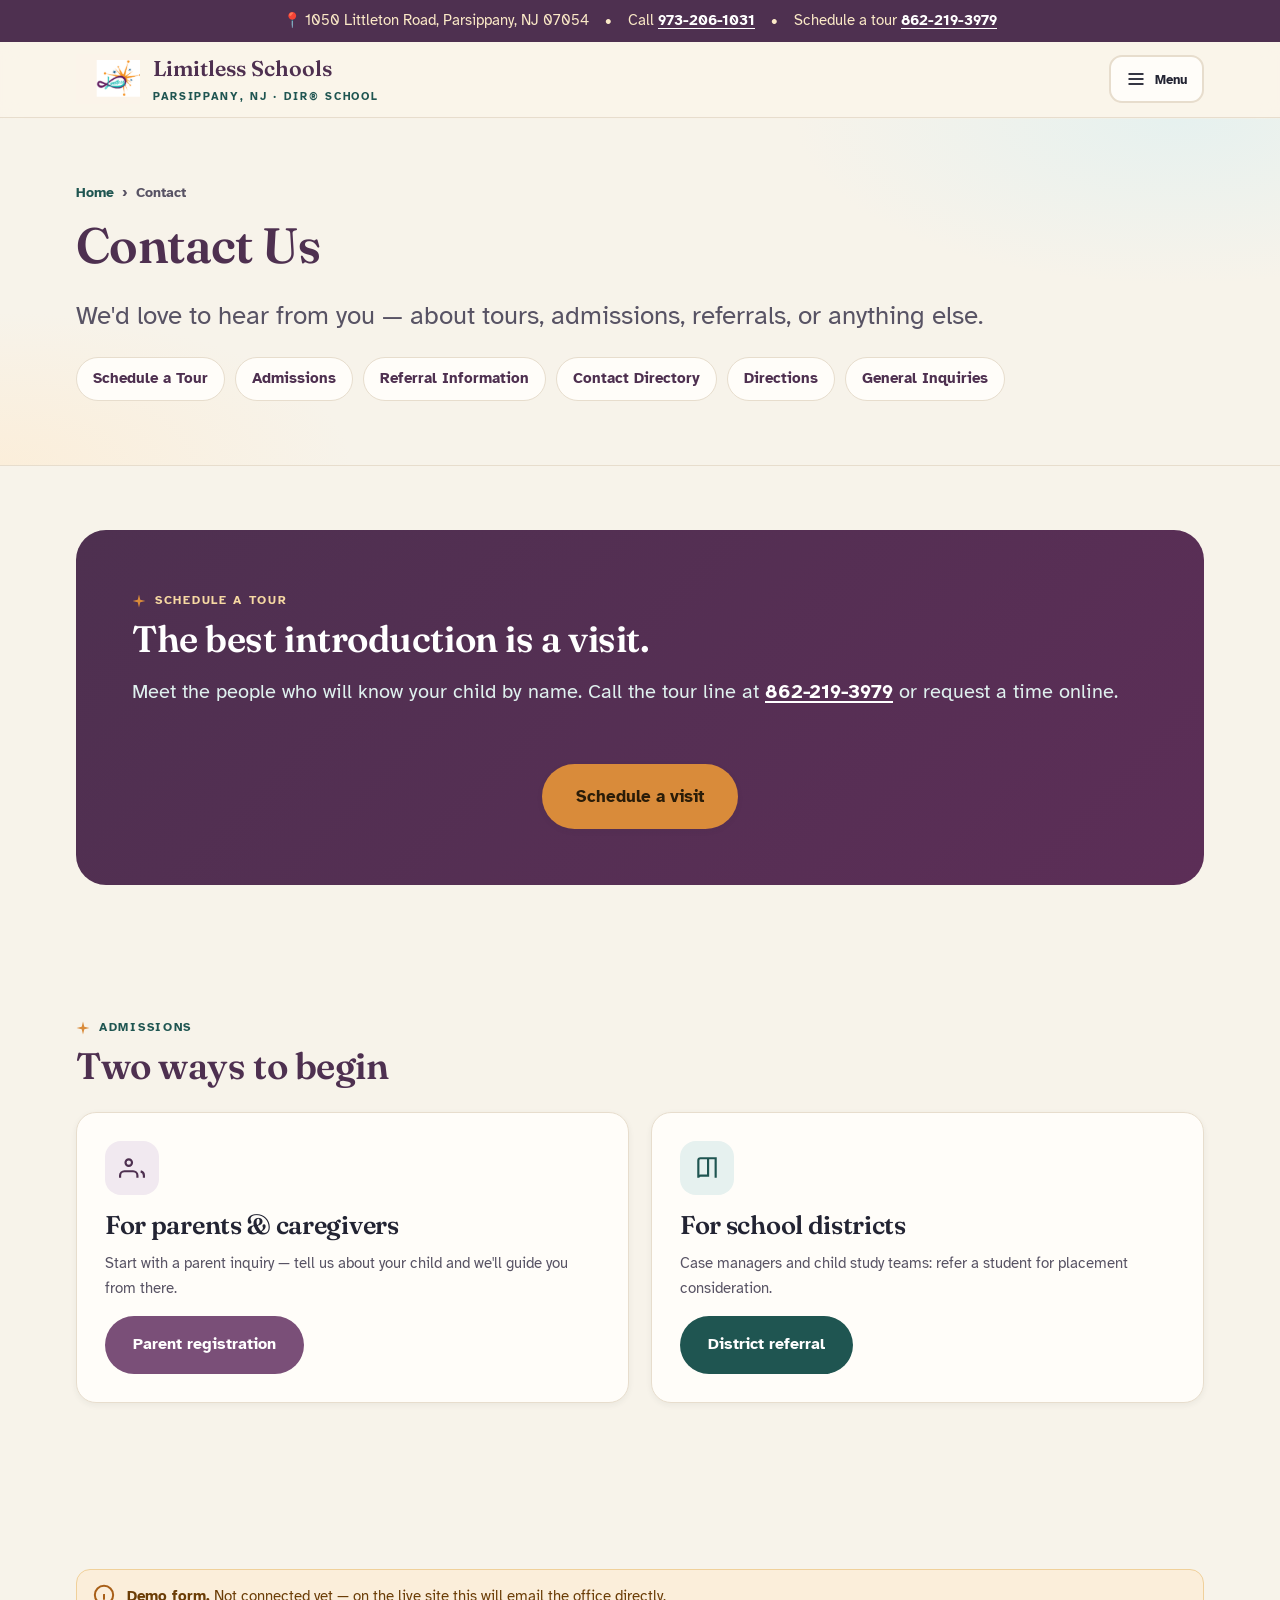
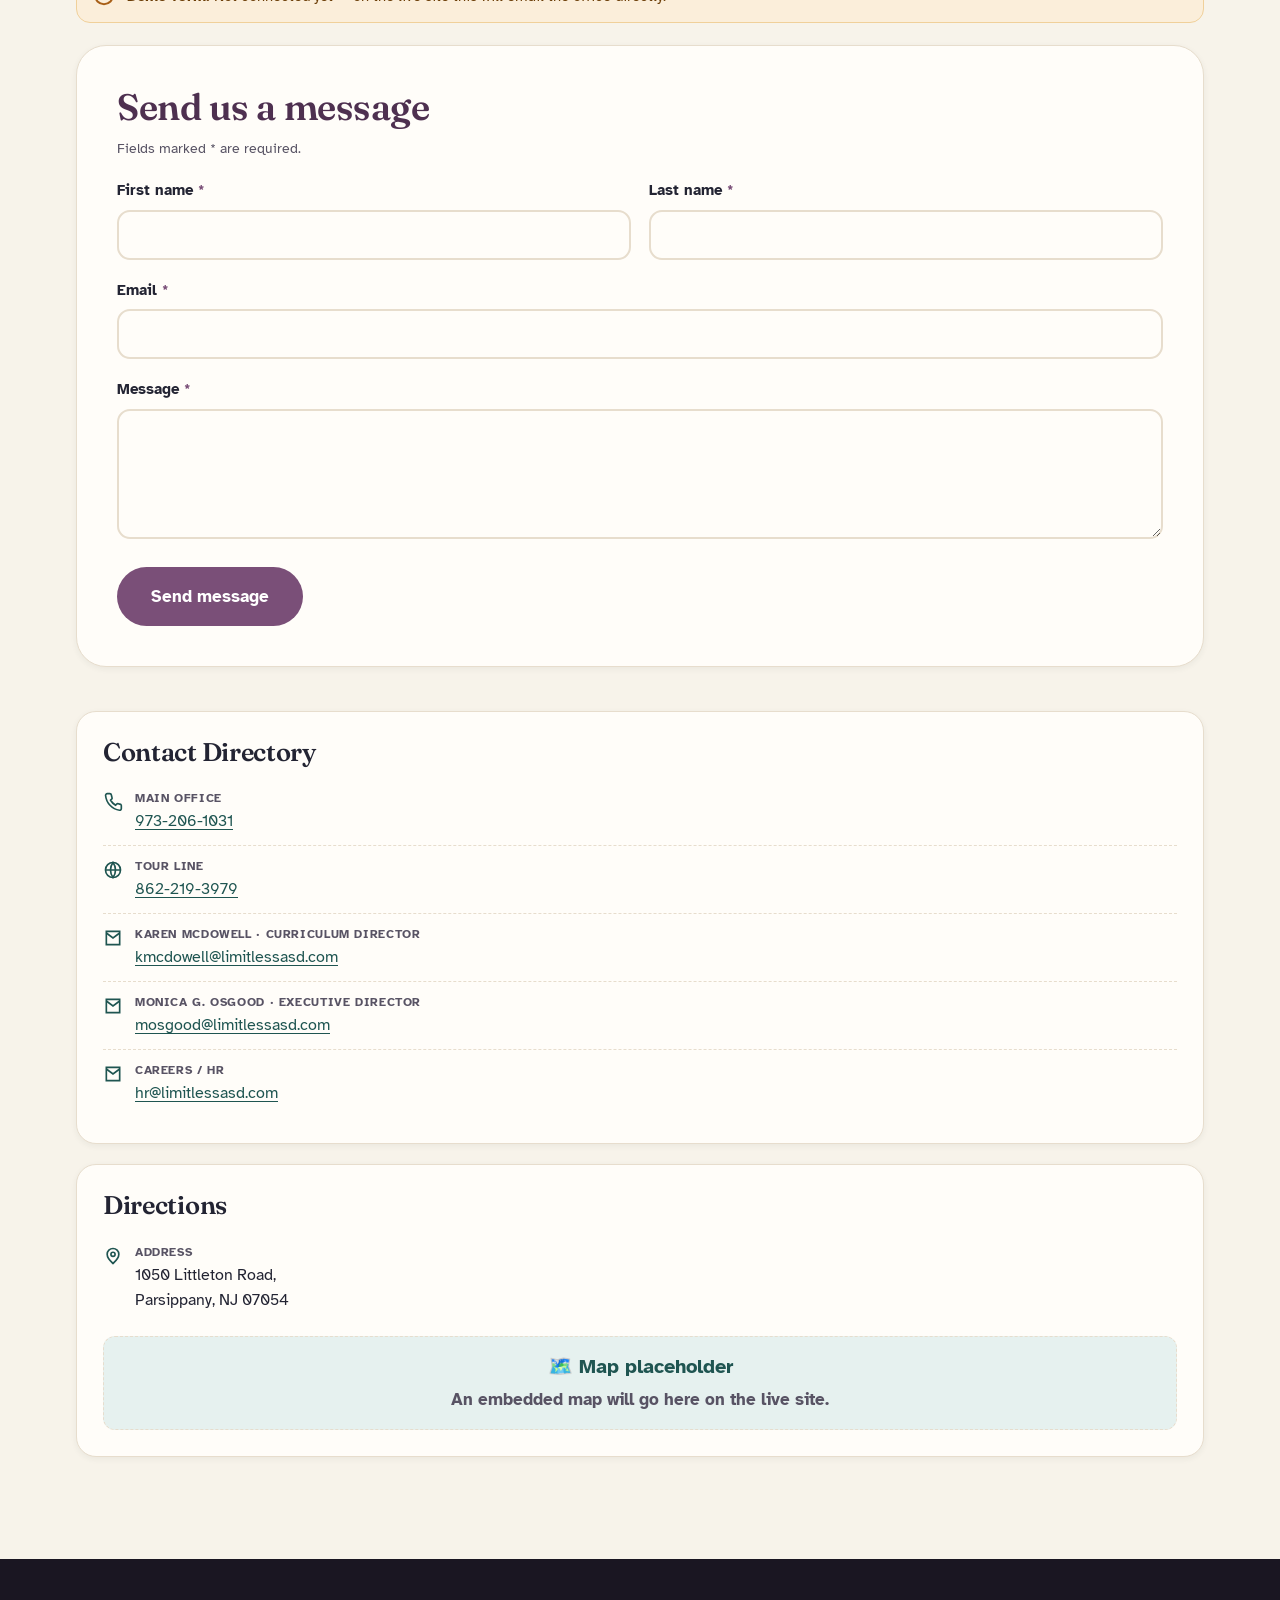
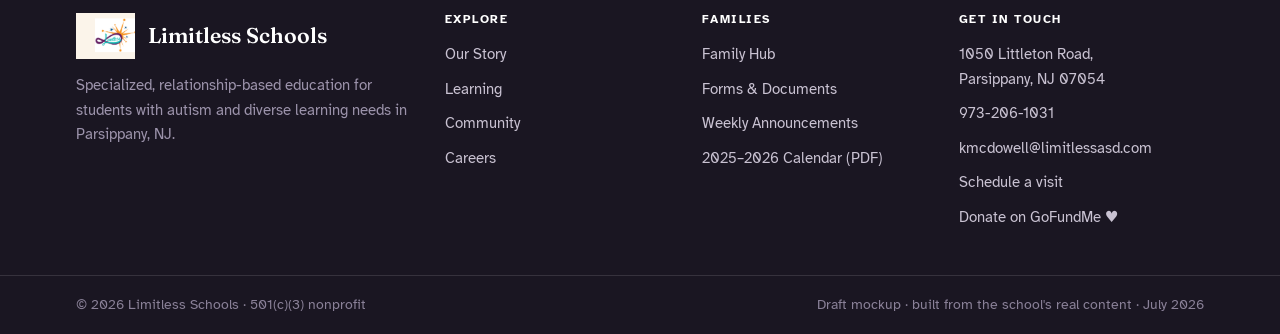
<file: contact.html>
<!DOCTYPE html>
<html lang="en">
<head>
<meta charset="UTF-8" />
<meta name="viewport" content="width=device-width, initial-scale=1" />
<title>Contact — Limitless Schools</title>
<meta name="description" content="Contact Limitless Schools — schedule a tour, admissions and referral information, contact directory, directions, and general inquiries." />
<link rel="icon" type="image/png" href="assets/logo.png" />
<link rel="preconnect" href="https://fonts.googleapis.com" />
<link rel="preconnect" href="https://fonts.gstatic.com" crossorigin />
<link href="https://fonts.googleapis.com/css2?family=Fraunces:opsz,wght@9..144,500;9..144,600;9..144,700&family=Atkinson+Hyperlegible:wght@400;700&display=swap" rel="stylesheet" />
<link rel="stylesheet" href="tokens.css" />
<link rel="stylesheet" href="styles.css" />
</head>
<body>
<a class="skip" href="#main">Skip to main content</a>

<div class="topbar">
  <div class="wrap">
    <span>📍 1050 Littleton Road, Parsippany, NJ&nbsp;07054</span>
    <span aria-hidden="true">•</span>
    <span>Call <a href="tel:19732061031">973-206-1031</a></span>
    <span aria-hidden="true">•</span>
    <span>Schedule a tour <a href="tel:18622193979">862-219-3979</a></span>
  </div>
</div>

<header class="site">
  <div class="nav">
    <a class="brand" href="index.html" aria-label="Limitless Schools — home">
      <img src="assets/logo.png" alt="" width="64" height="50" />
      <span><span class="name">Limitless Schools</span><span class="sub">Parsippany, NJ · DIR® School</span></span>
    </a>
    <button class="menu-toggle" id="menuBtn" aria-expanded="false" aria-controls="primary-nav">
      <svg width="20" height="20" viewBox="0 0 24 24" fill="none" stroke="currentColor" stroke-width="2.2" aria-hidden="true"><line x1="3" y1="6" x2="21" y2="6"/><line x1="3" y1="12" x2="21" y2="12"/><line x1="3" y1="18" x2="21" y2="18"/></svg>
      Menu
    </button>
    <nav class="menu" id="primary-nav" aria-label="Primary">
      <ul>
        <li><a class="navlink" href="index.html">Home</a></li>
        <li class="has-menu" data-open="false">
          <button class="navlink" type="button" aria-haspopup="true" aria-expanded="false">Our Story
            <svg class="chev" viewBox="0 0 24 24" fill="none" stroke="currentColor" stroke-width="2.4" aria-hidden="true"><path d="M6 9l6 6 6-6"/></svg>
          </button>
          <ul class="submenu">
            <li><a href="our-story.html#mission"><svg class="dot" viewBox="0 0 24 24" fill="currentColor" aria-hidden="true"><path d="M12 1l2.2 8.8L23 12l-8.8 2.2L12 23l-2.2-8.8L1 12l8.8-2.2z"/></svg> Mission &amp; Vision</a></li>
            <li><a href="our-story.html#limitless-way"><svg class="dot" viewBox="0 0 24 24" fill="currentColor" aria-hidden="true"><path d="M12 1l2.2 8.8L23 12l-8.8 2.2L12 23l-2.2-8.8L1 12l8.8-2.2z"/></svg> The Limitless Way</a></li>
            <li><a href="our-story.html#five-cs"><svg class="dot" viewBox="0 0 24 24" fill="currentColor" aria-hidden="true"><path d="M12 1l2.2 8.8L23 12l-8.8 2.2L12 23l-2.2-8.8L1 12l8.8-2.2z"/></svg> The Five Cs</a></li>
            <li><a href="our-story.html#limitless-lens"><svg class="dot" viewBox="0 0 24 24" fill="currentColor" aria-hidden="true"><path d="M12 1l2.2 8.8L23 12l-8.8 2.2L12 23l-2.2-8.8L1 12l8.8-2.2z"/></svg> The Limitless Lens</a></li>
            <li><a href="faculty.html"><svg class="dot" viewBox="0 0 24 24" fill="currentColor" aria-hidden="true"><path d="M12 1l2.2 8.8L23 12l-8.8 2.2L12 23l-2.2-8.8L1 12l8.8-2.2z"/></svg> Leadership Team</a></li>
            <li><a href="our-story.html#meet-our-community"><svg class="dot" viewBox="0 0 24 24" fill="currentColor" aria-hidden="true"><path d="M12 1l2.2 8.8L23 12l-8.8 2.2L12 23l-2.2-8.8L1 12l8.8-2.2z"/></svg> Meet Our Community</a></li>
            <li><a href="careers.html#why-work-here"><svg class="dot" viewBox="0 0 24 24" fill="currentColor" aria-hidden="true"><path d="M12 1l2.2 8.8L23 12l-8.8 2.2L12 23l-2.2-8.8L1 12l8.8-2.2z"/></svg> Why We Work Here</a></li>
            <li><a href="our-story.html#board"><svg class="dot" viewBox="0 0 24 24" fill="currentColor" aria-hidden="true"><path d="M12 1l2.2 8.8L23 12l-8.8 2.2L12 23l-2.2-8.8L1 12l8.8-2.2z"/></svg> Board of Directors</a></li>
            <li><a href="our-story.html#faq"><svg class="dot" viewBox="0 0 24 24" fill="currentColor" aria-hidden="true"><path d="M12 1l2.2 8.8L23 12l-8.8 2.2L12 23l-2.2-8.8L1 12l8.8-2.2z"/></svg> Frequently Asked Questions</a></li>
          </ul>
        </li>
        <li class="has-menu" data-open="false">
          <button class="navlink" type="button" aria-haspopup="true" aria-expanded="false">Learning
            <svg class="chev" viewBox="0 0 24 24" fill="none" stroke="currentColor" stroke-width="2.4" aria-hidden="true"><path d="M6 9l6 6 6-6"/></svg>
          </button>
          <ul class="submenu">
            <li><a href="learning.html#in-action"><svg class="dot" viewBox="0 0 24 24" fill="currentColor" aria-hidden="true"><path d="M12 1l2.2 8.8L23 12l-8.8 2.2L12 23l-2.2-8.8L1 12l8.8-2.2z"/></svg> Learning in Action</a></li>
            <li><a href="learning.html#curriculum"><svg class="dot" viewBox="0 0 24 24" fill="currentColor" aria-hidden="true"><path d="M12 1l2.2 8.8L23 12l-8.8 2.2L12 23l-2.2-8.8L1 12l8.8-2.2z"/></svg> Curriculum Overview</a></li>
            <li><a href="learning.html#classrooms"><svg class="dot" viewBox="0 0 24 24" fill="currentColor" aria-hidden="true"><path d="M12 1l2.2 8.8L23 12l-8.8 2.2L12 23l-2.2-8.8L1 12l8.8-2.2z"/></svg> Classrooms</a></li>
            <li><a href="dir-philosophy.html"><svg class="dot" viewBox="0 0 24 24" fill="currentColor" aria-hidden="true"><path d="M12 1l2.2 8.8L23 12l-8.8 2.2L12 23l-2.2-8.8L1 12l8.8-2.2z"/></svg> Developmental Approach</a></li>
            <li><a href="learning.html#student-life"><svg class="dot" viewBox="0 0 24 24" fill="currentColor" aria-hidden="true"><path d="M12 1l2.2 8.8L23 12l-8.8 2.2L12 23l-2.2-8.8L1 12l8.8-2.2z"/></svg> Student Life</a></li>
            <li><a href="learning.html#community-learning"><svg class="dot" viewBox="0 0 24 24" fill="currentColor" aria-hidden="true"><path d="M12 1l2.2 8.8L23 12l-8.8 2.2L12 23l-2.2-8.8L1 12l8.8-2.2z"/></svg> Community Learning</a></li>
            <li><a href="learning.html#project-library"><svg class="dot" viewBox="0 0 24 24" fill="currentColor" aria-hidden="true"><path d="M12 1l2.2 8.8L23 12l-8.8 2.2L12 23l-2.2-8.8L1 12l8.8-2.2z"/></svg> Project Library</a></li>
            <li><a href="learning.html#transition"><svg class="dot" viewBox="0 0 24 24" fill="currentColor" aria-hidden="true"><path d="M12 1l2.2 8.8L23 12l-8.8 2.2L12 23l-2.2-8.8L1 12l8.8-2.2z"/></svg> Transition &amp; Adult Programming</a></li>
          </ul>
        </li>
        <li class="has-menu" data-open="false">
          <button class="navlink" type="button" aria-haspopup="true" aria-expanded="false">Family Hub
            <svg class="chev" viewBox="0 0 24 24" fill="none" stroke="currentColor" stroke-width="2.4" aria-hidden="true"><path d="M6 9l6 6 6-6"/></svg>
          </button>
          <ul class="submenu">
            <li><a href="family-hub.html#school-info"><svg class="dot" viewBox="0 0 24 24" fill="currentColor" aria-hidden="true"><path d="M12 1l2.2 8.8L23 12l-8.8 2.2L12 23l-2.2-8.8L1 12l8.8-2.2z"/></svg> School Information</a></li>
            <li><a href="assets/Limitless-Calendar-2025-2026.pdf"><svg class="dot" viewBox="0 0 24 24" fill="currentColor" aria-hidden="true"><path d="M12 1l2.2 8.8L23 12l-8.8 2.2L12 23l-2.2-8.8L1 12l8.8-2.2z"/></svg> School Calendar (PDF)</a></li>
            <li><a href="family-hub.html#communication"><svg class="dot" viewBox="0 0 24 24" fill="currentColor" aria-hidden="true"><path d="M12 1l2.2 8.8L23 12l-8.8 2.2L12 23l-2.2-8.8L1 12l8.8-2.2z"/></svg> Parent Communication</a></li>
            <li><a href="family-hub.html#forms"><svg class="dot" viewBox="0 0 24 24" fill="currentColor" aria-hidden="true"><path d="M12 1l2.2 8.8L23 12l-8.8 2.2L12 23l-2.2-8.8L1 12l8.8-2.2z"/></svg> Forms &amp; Documents</a></li>
            <li><a href="family-hub.html#resources"><svg class="dot" viewBox="0 0 24 24" fill="currentColor" aria-hidden="true"><path d="M12 1l2.2 8.8L23 12l-8.8 2.2L12 23l-2.2-8.8L1 12l8.8-2.2z"/></svg> Parent Resources</a></li>
            <li><a href="family-hub.html#quick-links"><svg class="dot" viewBox="0 0 24 24" fill="currentColor" aria-hidden="true"><path d="M12 1l2.2 8.8L23 12l-8.8 2.2L12 23l-2.2-8.8L1 12l8.8-2.2z"/></svg> Quick Links</a></li>
          </ul>
        </li>
        <li class="has-menu" data-open="false">
          <button class="navlink" type="button" aria-haspopup="true" aria-expanded="false">Community
            <svg class="chev" viewBox="0 0 24 24" fill="none" stroke="currentColor" stroke-width="2.4" aria-hidden="true"><path d="M6 9l6 6 6-6"/></svg>
          </button>
          <ul class="submenu">
            <li><a href="community.html#voices"><svg class="dot" viewBox="0 0 24 24" fill="currentColor" aria-hidden="true"><path d="M12 1l2.2 8.8L23 12l-8.8 2.2L12 23l-2.2-8.8L1 12l8.8-2.2z"/></svg> Voices of Limitless</a></li>
            <li><a href="community.html#moments"><svg class="dot" viewBox="0 0 24 24" fill="currentColor" aria-hidden="true"><path d="M12 1l2.2 8.8L23 12l-8.8 2.2L12 23l-2.2-8.8L1 12l8.8-2.2z"/></svg> Moments That Matter</a></li>
            <li><a href="community.html#partners"><svg class="dot" viewBox="0 0 24 24" fill="currentColor" aria-hidden="true"><path d="M12 1l2.2 8.8L23 12l-8.8 2.2L12 23l-2.2-8.8L1 12l8.8-2.2z"/></svg> Community Partners</a></li>
            <li><a href="community.html#guests"><svg class="dot" viewBox="0 0 24 24" fill="currentColor" aria-hidden="true"><path d="M12 1l2.2 8.8L23 12l-8.8 2.2L12 23l-2.2-8.8L1 12l8.8-2.2z"/></svg> Special Guests</a></li>
            <li><a href="community.html#volunteer"><svg class="dot" viewBox="0 0 24 24" fill="currentColor" aria-hidden="true"><path d="M12 1l2.2 8.8L23 12l-8.8 2.2L12 23l-2.2-8.8L1 12l8.8-2.2z"/></svg> Volunteer Opportunities</a></li>
            <li><a href="community.html#events"><svg class="dot" viewBox="0 0 24 24" fill="currentColor" aria-hidden="true"><path d="M12 1l2.2 8.8L23 12l-8.8 2.2L12 23l-2.2-8.8L1 12l8.8-2.2z"/></svg> Events</a></li>
            <li><a href="community.html#collaborations"><svg class="dot" viewBox="0 0 24 24" fill="currentColor" aria-hidden="true"><path d="M12 1l2.2 8.8L23 12l-8.8 2.2L12 23l-2.2-8.8L1 12l8.8-2.2z"/></svg> Professional Collaborations</a></li>
            <li><a href="community.html#outreach"><svg class="dot" viewBox="0 0 24 24" fill="currentColor" aria-hidden="true"><path d="M12 1l2.2 8.8L23 12l-8.8 2.2L12 23l-2.2-8.8L1 12l8.8-2.2z"/></svg> Community Outreach</a></li>
          </ul>
        </li>
        <li class="has-menu" data-open="false">
          <button class="navlink" type="button" aria-haspopup="true" aria-expanded="false">Support Limitless
            <svg class="chev" viewBox="0 0 24 24" fill="none" stroke="currentColor" stroke-width="2.4" aria-hidden="true"><path d="M6 9l6 6 6-6"/></svg>
          </button>
          <ul class="submenu">
            <li><a href="support.html#donate"><svg class="dot" viewBox="0 0 24 24" fill="currentColor" aria-hidden="true"><path d="M12 1l2.2 8.8L23 12l-8.8 2.2L12 23l-2.2-8.8L1 12l8.8-2.2z"/></svg> Donate</a></li>
            <li><a href="support.html#dream-spaces"><svg class="dot" viewBox="0 0 24 24" fill="currentColor" aria-hidden="true"><path d="M12 1l2.2 8.8L23 12l-8.8 2.2L12 23l-2.2-8.8L1 12l8.8-2.2z"/></svg> Dream Spaces</a></li>
            <li><a href="support.html#sponsor"><svg class="dot" viewBox="0 0 24 24" fill="currentColor" aria-hidden="true"><path d="M12 1l2.2 8.8L23 12l-8.8 2.2L12 23l-2.2-8.8L1 12l8.8-2.2z"/></svg> Sponsor a Classroom</a></li>
            <li><a href="support.html#wish-lists"><svg class="dot" viewBox="0 0 24 24" fill="currentColor" aria-hidden="true"><path d="M12 1l2.2 8.8L23 12l-8.8 2.2L12 23l-2.2-8.8L1 12l8.8-2.2z"/></svg> Wish Lists</a></li>
            <li><a href="support.html#grants"><svg class="dot" viewBox="0 0 24 24" fill="currentColor" aria-hidden="true"><path d="M12 1l2.2 8.8L23 12l-8.8 2.2L12 23l-2.2-8.8L1 12l8.8-2.2z"/></svg> Grants &amp; Fundraising</a></li>
            <li><a href="support.html#volunteer"><svg class="dot" viewBox="0 0 24 24" fill="currentColor" aria-hidden="true"><path d="M12 1l2.2 8.8L23 12l-8.8 2.2L12 23l-2.2-8.8L1 12l8.8-2.2z"/></svg> Volunteer</a></li>
            <li><a href="support.html#giving"><svg class="dot" viewBox="0 0 24 24" fill="currentColor" aria-hidden="true"><path d="M12 1l2.2 8.8L23 12l-8.8 2.2L12 23l-2.2-8.8L1 12l8.8-2.2z"/></svg> Community Giving</a></li>
          </ul>
        </li>
        <li class="has-menu" data-open="false">
          <button class="navlink" type="button" aria-haspopup="true" aria-expanded="false">Careers
            <svg class="chev" viewBox="0 0 24 24" fill="none" stroke="currentColor" stroke-width="2.4" aria-hidden="true"><path d="M6 9l6 6 6-6"/></svg>
          </button>
          <ul class="submenu submenu--right">
            <li><a href="careers.html#join"><svg class="dot" viewBox="0 0 24 24" fill="currentColor" aria-hidden="true"><path d="M12 1l2.2 8.8L23 12l-8.8 2.2L12 23l-2.2-8.8L1 12l8.8-2.2z"/></svg> Join Our Team</a></li>
            <li><a href="careers.html#why-work-here"><svg class="dot" viewBox="0 0 24 24" fill="currentColor" aria-hidden="true"><path d="M12 1l2.2 8.8L23 12l-8.8 2.2L12 23l-2.2-8.8L1 12l8.8-2.2z"/></svg> Why Work Here</a></li>
            <li><a href="careers.html#openings"><svg class="dot" viewBox="0 0 24 24" fill="currentColor" aria-hidden="true"><path d="M12 1l2.2 8.8L23 12l-8.8 2.2L12 23l-2.2-8.8L1 12l8.8-2.2z"/></svg> Current Openings</a></li>
            <li><a href="careers.html#growth"><svg class="dot" viewBox="0 0 24 24" fill="currentColor" aria-hidden="true"><path d="M12 1l2.2 8.8L23 12l-8.8 2.2L12 23l-2.2-8.8L1 12l8.8-2.2z"/></svg> Professional Growth</a></li>
            <li><a href="careers.html#culture"><svg class="dot" viewBox="0 0 24 24" fill="currentColor" aria-hidden="true"><path d="M12 1l2.2 8.8L23 12l-8.8 2.2L12 23l-2.2-8.8L1 12l8.8-2.2z"/></svg> Staff Culture</a></li>
          </ul>
        </li>
        <li><a class="navlink" href="contact.html" aria-current="page">Contact</a></li>
      </ul>
      <div class="nav-cta">
        <a class="btn btn--donate" href="https://www.gofundme.com/f/support-limitless-schools-mission-for-every-child" target="_blank" rel="noopener">
          <svg width="18" height="18" viewBox="0 0 24 24" fill="currentColor" aria-hidden="true"><path d="M12 21s-7-4.4-7-10a4 4 0 0 1 7-2.6A4 4 0 0 1 19 11c0 5.6-7 10-7 10z"/></svg>
          Donate
        </a>
      </div>
    </nav>
  </div>
</header>

<main id="main">

  <section class="pagehero">
    <div class="wrap">
      <nav class="crumbs" aria-label="Breadcrumb"><a href="index.html">Home</a> <span aria-hidden="true">›</span> <span>Contact</span></nav>
      <h1 class="reveal">Contact Us</h1>
      <p class="lede reveal d1 measure">We'd love to hear from you — about tours, admissions, referrals, or anything else.</p>
      <nav class="subnav" aria-label="On this page">
        <a href="visit.html">Schedule a Tour</a>
        <a href="#admissions">Admissions</a>
        <a href="#referrals">Referral Information</a>
        <a href="#directory">Contact Directory</a>
        <a href="#directions">Directions</a>
        <a href="#inquiries">General Inquiries</a>
      </nav>
    </div>
  </section>

  <section class="section--tight" id="tour">
    <div class="wrap">
      <div class="donate" style="background:linear-gradient(135deg,var(--plum-700),#5c2e57)">
        <div class="inner">
          <div>
            <span class="eyebrow" style="color:#f7d9a3"><svg class="spark" viewBox="0 0 24 24" fill="currentColor" aria-hidden="true"><path d="M12 1l2.2 8.8L23 12l-8.8 2.2L12 23l-2.2-8.8L1 12l8.8-2.2z"/></svg> Schedule a Tour</span>
            <h2>The best introduction is a visit.</h2>
            <p>Meet the people who will know your child by name. Call the tour line at <a href="tel:18622193979" style="color:#fff;font-weight:800">862-219-3979</a> or request a time online.</p>
          </div>
          <div style="text-align:center">
            <a class="btn btn--accent btn--lg" href="visit.html">Schedule a visit</a>
          </div>
        </div>
      </div>
    </div>
  </section>

  <section class="section--tight" id="admissions">
    <div class="wrap">
      <div class="section-head" style="margin-bottom:26px">
        <span class="eyebrow"><svg class="spark" viewBox="0 0 24 24" fill="currentColor" aria-hidden="true"><path d="M12 1l2.2 8.8L23 12l-8.8 2.2L12 23l-2.2-8.8L1 12l8.8-2.2z"/></svg> Admissions</span>
        <h2>Two ways to begin</h2>
      </div>
      <div class="cards" style="grid-template-columns:repeat(auto-fit,minmax(280px,1fr))">
        <article class="card">
          <span class="ico ico--plum"><svg width="26" height="26" viewBox="0 0 24 24" fill="none" stroke="currentColor" stroke-width="2" aria-hidden="true"><path d="M17 21v-2a4 4 0 0 0-4-4H5a4 4 0 0 0-4 4v2"/><circle cx="9" cy="7" r="3"/><path d="M23 21v-2a4 4 0 0 0-3-3.87"/></svg></span>
          <h3>For parents &amp; caregivers</h3>
          <p style="color:var(--ink-soft);font-size:.95rem">Start with a parent inquiry — tell us about your child and we'll guide you from there.</p>
          <a class="btn btn--primary" href="parent-registration.html">Parent registration</a>
        </article>
        <article class="card" id="referrals">
          <span class="ico ico--teal"><svg width="26" height="26" viewBox="0 0 24 24" fill="none" stroke="currentColor" stroke-width="2" aria-hidden="true"><path d="M4 5a2 2 0 0 1 2-2h7v16H6a2 2 0 0 0-2 2zM20 21V3h-7"/></svg></span>
          <h3>For school districts</h3>
          <p style="color:var(--ink-soft);font-size:.95rem">Case managers and child study teams: refer a student for placement consideration.</p>
          <a class="btn btn--teal" href="district-registration.html">District referral</a>
        </article>
      </div>
    </div>
  </section>

  <section class="section" id="inquiries">
    <div class="wrap">
      <div class="split">
        <div>
          <div class="note-banner">
            <svg width="22" height="22" viewBox="0 0 24 24" fill="none" stroke="currentColor" stroke-width="2.2" aria-hidden="true"><circle cx="12" cy="12" r="10"/><path d="M12 8h.01M11 12h1v4h1"/></svg>
            <span><strong>Demo form.</strong> Not connected yet — on the live site this will email the office directly.</span>
          </div>
          <form class="form" aria-label="Contact form">
            <h2 style="margin-top:0">Send us a message</h2>
            <p class="hint" style="margin-bottom:18px">Fields marked <span class="req">*</span> are required.</p>
            <div class="grid-2">
              <div class="field"><label for="fn">First name <span class="req">*</span></label><input id="fn" type="text" autocomplete="given-name" required aria-required="true" /></div>
              <div class="field"><label for="ln">Last name <span class="req">*</span></label><input id="ln" type="text" autocomplete="family-name" required aria-required="true" /></div>
            </div>
            <div class="field"><label for="email">Email <span class="req">*</span></label><input id="email" type="email" autocomplete="email" required aria-required="true" /></div>
            <div class="field"><label for="message">Message <span class="req">*</span></label><textarea id="message" required aria-required="true"></textarea></div>
            <button class="btn btn--primary btn--lg" type="button">Send message</button>
          </form>
        </div>

        <aside>
          <div class="aside-card" id="directory">
            <h3 style="margin-top:0">Contact Directory</h3>
            <ul class="contact-list">
              <li><svg width="20" height="20" viewBox="0 0 24 24" fill="none" stroke="currentColor" stroke-width="2" aria-hidden="true"><path d="M22 16.92v3a2 2 0 0 1-2.18 2A19.8 19.8 0 0 1 3.1 4.2 2 2 0 0 1 5.1 2h3a2 2 0 0 1 2 1.72c.13.96.36 1.9.7 2.81a2 2 0 0 1-.45 2.11L9.1 9.9a16 16 0 0 0 6 6l1.27-1.27a2 2 0 0 1 2.11-.45c.91.34 1.85.57 2.81.7A2 2 0 0 1 22 16.92z"/></svg>
                <span><span class="lbl">Main office</span><a href="tel:19732061031">973-206-1031</a></span></li>
              <li><svg width="20" height="20" viewBox="0 0 24 24" fill="none" stroke="currentColor" stroke-width="2" aria-hidden="true"><circle cx="12" cy="12" r="9"/><path d="M3 12h18M12 3a15 15 0 0 1 0 18a15 15 0 0 1 0-18z"/></svg>
                <span><span class="lbl">Tour line</span><a href="tel:18622193979">862-219-3979</a></span></li>
              <li><svg width="20" height="20" viewBox="0 0 24 24" fill="none" stroke="currentColor" stroke-width="2" aria-hidden="true"><path d="M4 4h16v16H4z"/><path d="m4 6 8 6 8-6"/></svg>
                <span><span class="lbl">Karen McDowell · Curriculum Director</span><a href="mailto:kmcdowell@limitlessasd.com">kmcdowell@limitlessasd.com</a></span></li>
              <li><svg width="20" height="20" viewBox="0 0 24 24" fill="none" stroke="currentColor" stroke-width="2" aria-hidden="true"><path d="M4 4h16v16H4z"/><path d="m4 6 8 6 8-6"/></svg>
                <span><span class="lbl">Monica G. Osgood · Executive Director</span><a href="mailto:mosgood@limitlessasd.com">mosgood@limitlessasd.com</a></span></li>
              <li><svg width="20" height="20" viewBox="0 0 24 24" fill="none" stroke="currentColor" stroke-width="2" aria-hidden="true"><path d="M4 4h16v16H4z"/><path d="m4 6 8 6 8-6"/></svg>
                <span><span class="lbl">Careers / HR</span><a href="mailto:hr@limitlessasd.com">hr@limitlessasd.com</a></span></li>
            </ul>
          </div>
          <div class="aside-card" style="margin-top:20px" id="directions">
            <h3 style="margin-top:0">Directions</h3>
            <ul class="contact-list">
              <li><svg width="20" height="20" viewBox="0 0 24 24" fill="none" stroke="currentColor" stroke-width="2" aria-hidden="true"><path d="M12 21s-7-6-7-11a7 7 0 0 1 14 0c0 5-7 11-7 11z"/><circle cx="12" cy="10" r="2.5"/></svg>
                <span><span class="lbl">Address</span>1050 Littleton Road,<br>Parsippany, NJ 07054</span></li>
            </ul>
            <p style="margin:12px 0 0;text-align:center;color:var(--teal-700);font-weight:700;background:var(--teal-050);border:1px dashed var(--line);border-radius:12px;padding:14px">🗺️ Map placeholder<br><small style="color:var(--ink-soft);font-weight:600">An embedded map will go here on the live site.</small></p>
          </div>
        </aside>
      </div>
    </div>
  </section>

</main>

<footer class="site">
  <div class="wrap">
    <div class="top">
      <div>
        <a class="brand" href="index.html" aria-label="Limitless Schools — home">
          <img src="assets/logo.png" alt="" width="100" height="80" />
          <span class="name">Limitless Schools</span>
        </a>
        <p class="foot-blurb">Specialized, relationship-based education for students with autism and diverse learning needs in Parsippany, NJ.</p>
      </div>
      <div>
        <h4>Explore</h4>
        <ul>
          <li><a href="our-story.html">Our Story</a></li>
          <li><a href="learning.html">Learning</a></li>
          <li><a href="community.html">Community</a></li>
          <li><a href="careers.html">Careers</a></li>
        </ul>
      </div>
      <div>
        <h4>Families</h4>
        <ul>
          <li><a href="family-hub.html">Family Hub</a></li>
          <li><a href="family-hub.html#forms">Forms &amp; Documents</a></li>
          <li><a href="family-hub.html#communication">Weekly Announcements</a></li>
          <li><a href="assets/Limitless-Calendar-2025-2026.pdf" target="_blank" rel="noopener">2025–2026 Calendar (PDF)</a></li>
        </ul>
      </div>
      <div>
        <h4>Get in touch</h4>
        <ul>
          <li>1050 Littleton Road,<br>Parsippany, NJ 07054</li>
          <li><a href="tel:19732061031">973-206-1031</a></li>
          <li><a href="mailto:kmcdowell@limitlessasd.com">kmcdowell@limitlessasd.com</a></li>
          <li><a href="visit.html">Schedule a visit</a></li>
          <li><a href="https://www.gofundme.com/f/support-limitless-schools-mission-for-every-child" target="_blank" rel="noopener">Donate on GoFundMe ♥</a></li>
        </ul>
      </div>
    </div>
  </div>
  <div class="foot-bottom">
    <div class="wrap">
      <span>© 2026 Limitless Schools · 501(c)(3) nonprofit</span>
      <span>Draft mockup · built from the school's real content · July 2026</span>
    </div>
  </div>
</footer>
<script src="site.js" defer></script>
</body>
</html>
</file>
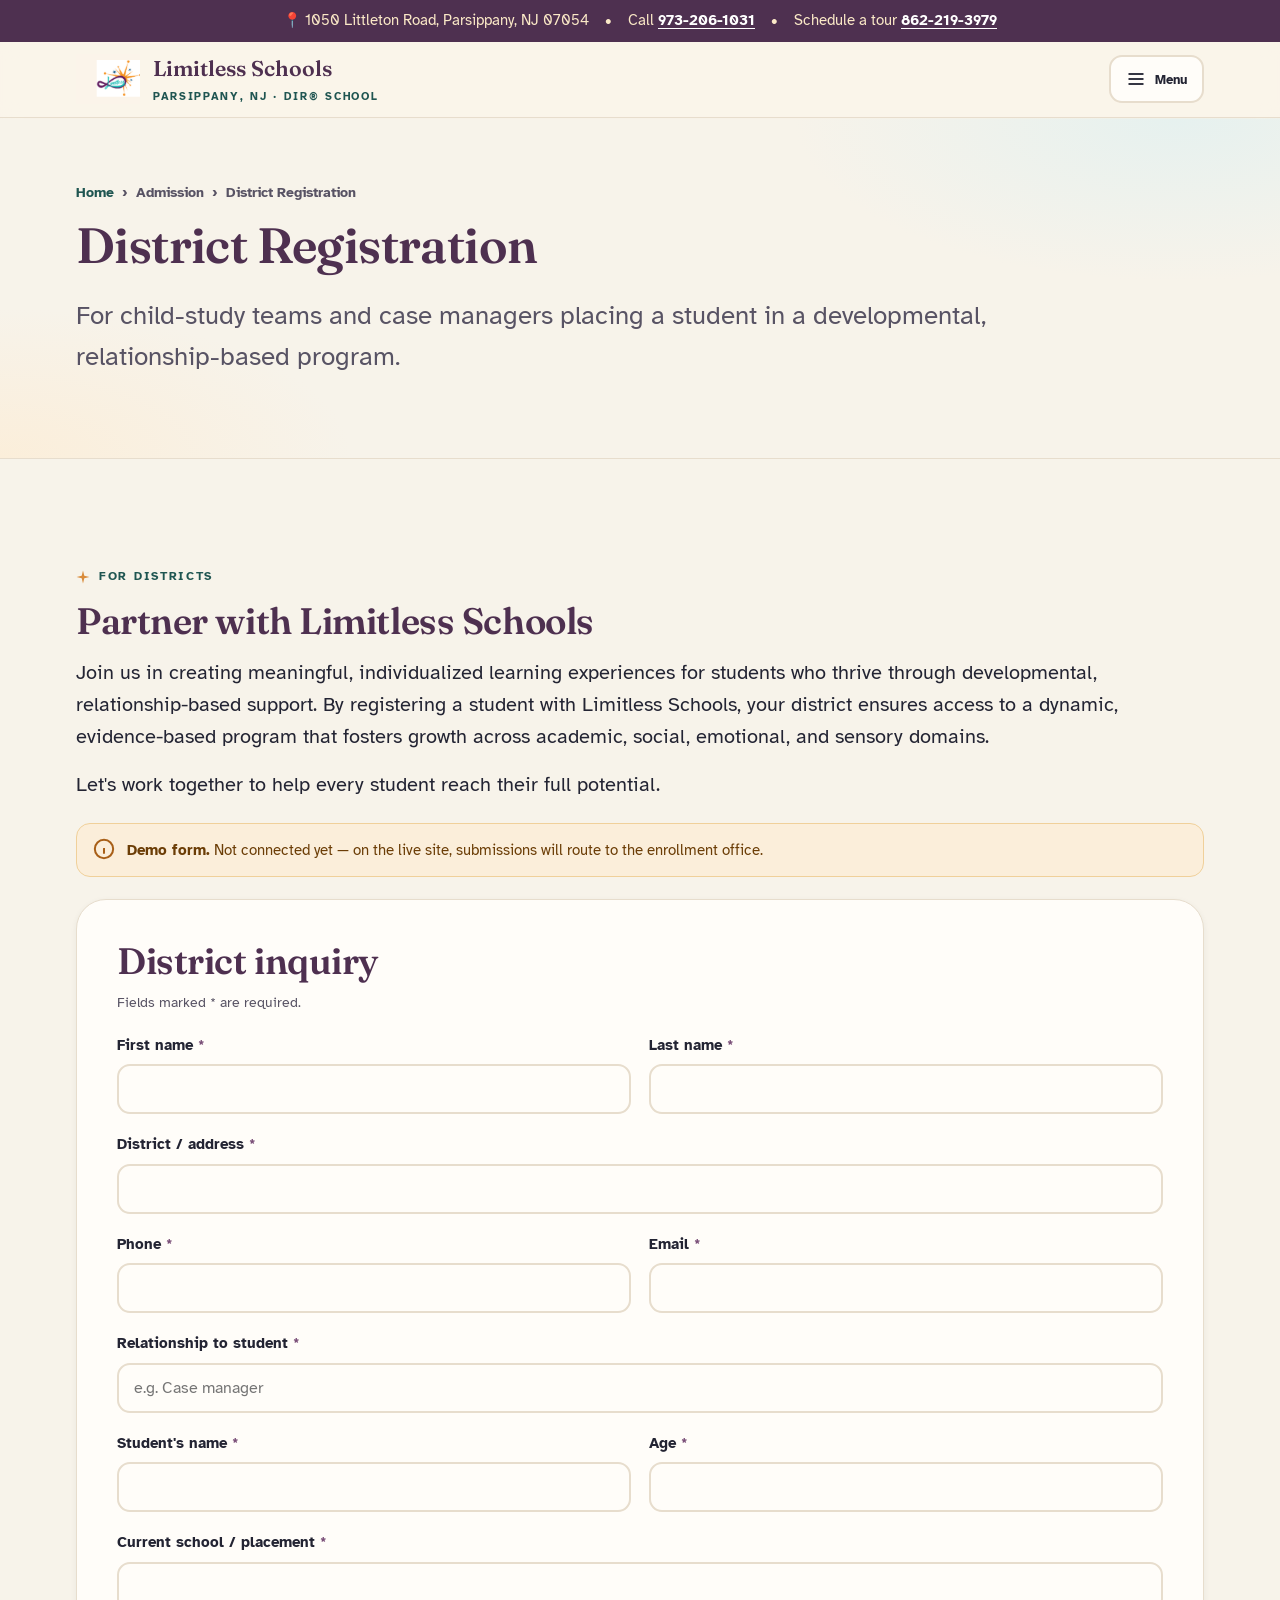
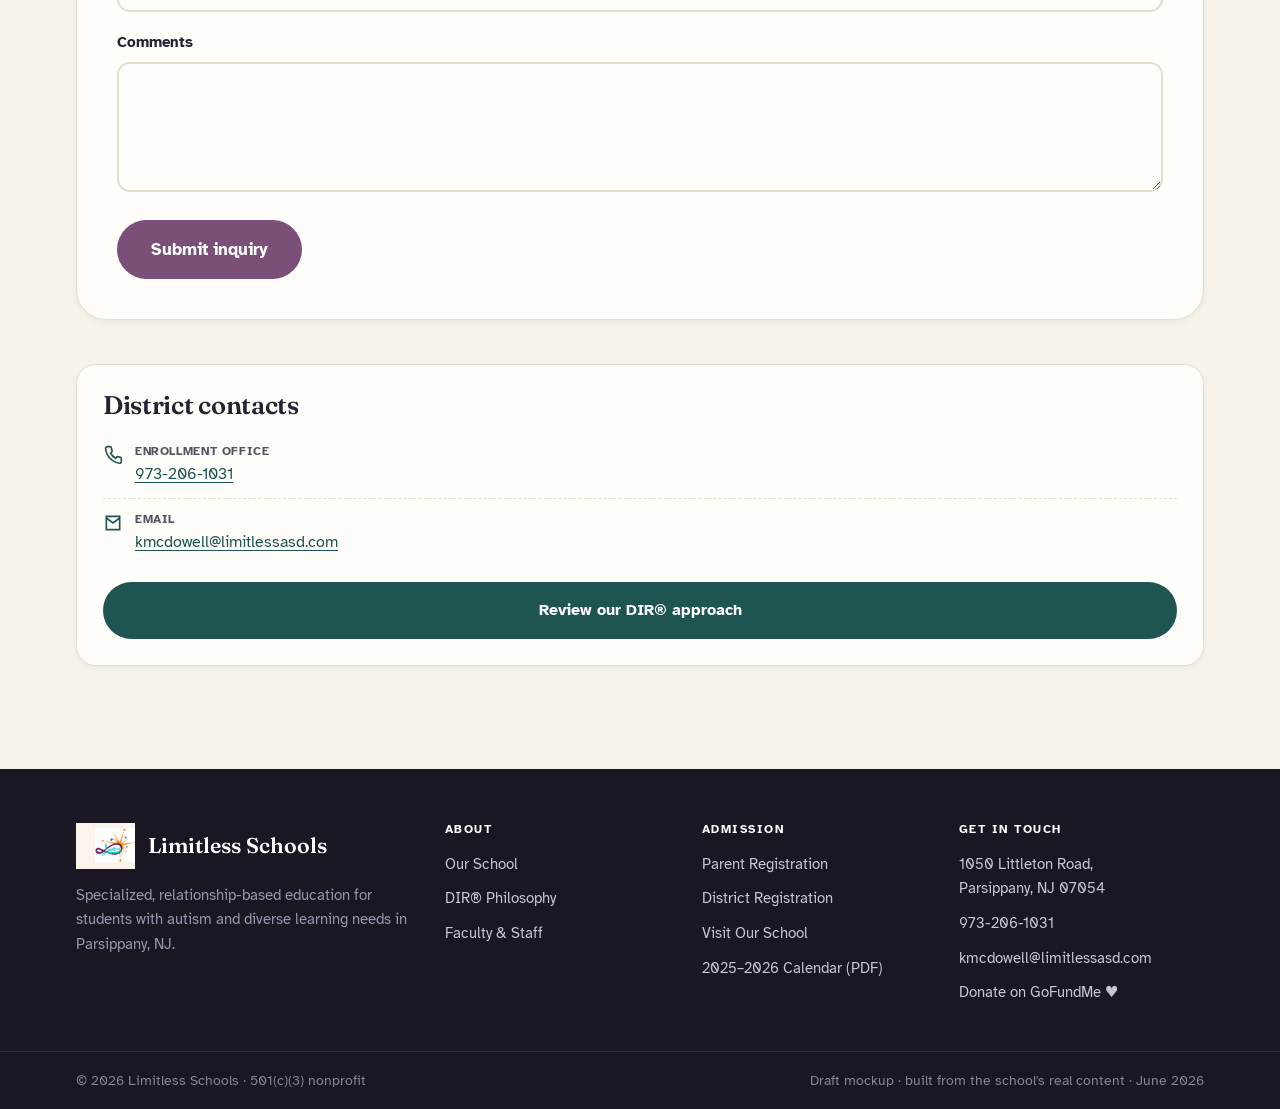
<file: district-registration.html>
<!DOCTYPE html>
<html lang="en">
<head>
<meta charset="UTF-8" />
<meta name="viewport" content="width=device-width, initial-scale=1" />
<title>District Registration — Limitless Schools</title>
<meta name="description" content="For school districts: partner with Limitless Schools to place students in a developmental, relationship-based DIR® program." />
<link rel="icon" type="image/png" href="assets/logo.png" />
<link rel="preconnect" href="https://fonts.googleapis.com" />
<link rel="preconnect" href="https://fonts.gstatic.com" crossorigin />
<link href="https://fonts.googleapis.com/css2?family=Fraunces:opsz,wght@9..144,500;9..144,600;9..144,700&family=Atkinson+Hyperlegible:wght@400;700&display=swap" rel="stylesheet" />
<link rel="stylesheet" href="tokens.css" />
<link rel="stylesheet" href="styles.css" />
</head>
<body>
<a class="skip" href="#main">Skip to main content</a>

<div class="topbar">
  <div class="wrap">
    <span>📍 1050 Littleton Road, Parsippany, NJ&nbsp;07054</span>
    <span aria-hidden="true">•</span>
    <span>Call <a href="tel:19732061031">973-206-1031</a></span>
    <span aria-hidden="true">•</span>
    <span>Schedule a tour <a href="tel:18622193979">862-219-3979</a></span>
  </div>
</div>

<header class="site">
  <div class="nav">
    <a class="brand" href="index.html" aria-label="Limitless Schools — home">
      <img src="assets/logo.png" alt="" width="116" height="92" />
      <span><span class="name">Limitless Schools</span><span class="sub">Parsippany, NJ · DIR® School</span></span>
    </a>
    <button class="menu-toggle" id="menuBtn" aria-expanded="false" aria-controls="primary-nav">
      <svg width="20" height="20" viewBox="0 0 24 24" fill="none" stroke="currentColor" stroke-width="2.2" aria-hidden="true"><line x1="3" y1="6" x2="21" y2="6"/><line x1="3" y1="12" x2="21" y2="12"/><line x1="3" y1="18" x2="21" y2="18"/></svg>
      Menu
    </button>
    <nav class="menu" id="primary-nav" aria-label="Primary">
      <ul>
        <li><a class="navlink" href="index.html">Home</a></li>
        <li class="has-menu" data-open="false">
          <button class="navlink" type="button" aria-haspopup="true" aria-expanded="false">About
            <svg class="chev" viewBox="0 0 24 24" fill="none" stroke="currentColor" stroke-width="2.4" aria-hidden="true"><path d="M6 9l6 6 6-6"/></svg>
          </button>
          <ul class="submenu">
            <li><a href="our-school.html"><svg class="dot" viewBox="0 0 24 24" fill="currentColor" aria-hidden="true"><path d="M12 1l2.2 8.8L23 12l-8.8 2.2L12 23l-2.2-8.8L1 12l8.8-2.2z"/></svg> Our School</a></li>
            <li><a href="dir-philosophy.html"><svg class="dot" viewBox="0 0 24 24" fill="currentColor" aria-hidden="true"><path d="M12 1l2.2 8.8L23 12l-8.8 2.2L12 23l-2.2-8.8L1 12l8.8-2.2z"/></svg> DIR® Philosophy</a></li>
            <li><a href="faculty.html"><svg class="dot" viewBox="0 0 24 24" fill="currentColor" aria-hidden="true"><path d="M12 1l2.2 8.8L23 12l-8.8 2.2L12 23l-2.2-8.8L1 12l8.8-2.2z"/></svg> Faculty &amp; Staff</a></li>
          </ul>
        </li>
        <li class="has-menu" data-open="false">
          <button class="navlink" type="button" aria-haspopup="true" aria-expanded="false">Admission
            <svg class="chev" viewBox="0 0 24 24" fill="none" stroke="currentColor" stroke-width="2.4" aria-hidden="true"><path d="M6 9l6 6 6-6"/></svg>
          </button>
          <ul class="submenu">
            <li><a href="parent-registration.html"><svg class="dot" viewBox="0 0 24 24" fill="currentColor" aria-hidden="true"><path d="M12 1l2.2 8.8L23 12l-8.8 2.2L12 23l-2.2-8.8L1 12l8.8-2.2z"/></svg> Parent Registration</a></li>
            <li><a href="district-registration.html" aria-current="page"><svg class="dot" viewBox="0 0 24 24" fill="currentColor" aria-hidden="true"><path d="M12 1l2.2 8.8L23 12l-8.8 2.2L12 23l-2.2-8.8L1 12l8.8-2.2z"/></svg> District Registration</a></li>
            <li><a href="visit.html"><svg class="dot" viewBox="0 0 24 24" fill="currentColor" aria-hidden="true"><path d="M12 1l2.2 8.8L23 12l-8.8 2.2L12 23l-2.2-8.8L1 12l8.8-2.2z"/></svg> Visit Our School</a></li>
          </ul>
        </li>
        <li><a class="navlink" href="contact.html">Contact</a></li>
        <li><a class="navlink" href="assets/Limitless-Calendar-2025-2026.pdf" target="_blank" rel="noopener">Calendar</a></li>
        <li class="has-menu" data-open="false">
          <button class="navlink" type="button" aria-haspopup="true" aria-expanded="false">More
            <svg class="chev" viewBox="0 0 24 24" fill="none" stroke="currentColor" stroke-width="2.4" aria-hidden="true"><path d="M6 9l6 6 6-6"/></svg>
          </button>
          <ul class="submenu submenu--right">
            <li><a href="#"><svg class="dot" viewBox="0 0 24 24" fill="currentColor" aria-hidden="true"><path d="M12 1l2.2 8.8L23 12l-8.8 2.2L12 23l-2.2-8.8L1 12l8.8-2.2z"/></svg> Parent Resources</a></li>
            <li><a href="#"><svg class="dot" viewBox="0 0 24 24" fill="currentColor" aria-hidden="true"><path d="M12 1l2.2 8.8L23 12l-8.8 2.2L12 23l-2.2-8.8L1 12l8.8-2.2z"/></svg> Resources for Families</a></li>
            <li><a href="#"><svg class="dot" viewBox="0 0 24 24" fill="currentColor" aria-hidden="true"><path d="M12 1l2.2 8.8L23 12l-8.8 2.2L12 23l-2.2-8.8L1 12l8.8-2.2z"/></svg> Support</a></li>
            <li><a href="#"><svg class="dot" viewBox="0 0 24 24" fill="currentColor" aria-hidden="true"><path d="M12 1l2.2 8.8L23 12l-8.8 2.2L12 23l-2.2-8.8L1 12l8.8-2.2z"/></svg> Emergency Closure Plan</a></li>
            <li><a href="#"><svg class="dot" viewBox="0 0 24 24" fill="currentColor" aria-hidden="true"><path d="M12 1l2.2 8.8L23 12l-8.8 2.2L12 23l-2.2-8.8L1 12l8.8-2.2z"/></svg> Certificate of Employee Information Report</a></li>
            <li><a href="#"><svg class="dot" viewBox="0 0 24 24" fill="currentColor" aria-hidden="true"><path d="M12 1l2.2 8.8L23 12l-8.8 2.2L12 23l-2.2-8.8L1 12l8.8-2.2z"/></svg> Lead in Drinking Water Report</a></li>
          </ul>
        </li>
      </ul>
      <div class="nav-cta">
        <a class="btn btn--donate" href="https://www.gofundme.com/f/support-limitless-schools-mission-for-every-child" target="_blank" rel="noopener">
          <svg width="18" height="18" viewBox="0 0 24 24" fill="currentColor" aria-hidden="true"><path d="M12 21s-7-4.4-7-10a4 4 0 0 1 7-2.6A4 4 0 0 1 19 11c0 5.6-7 10-7 10z"/></svg>
          Donate
        </a>
      </div>
    </nav>
  </div>
</header>

<main id="main">
  <section class="pagehero">
    <div class="wrap">
      <nav class="crumbs" aria-label="Breadcrumb"><a href="index.html">Home</a> <span aria-hidden="true">›</span> <span>Admission</span> <span aria-hidden="true">›</span> <span>District Registration</span></nav>
      <h1 class="reveal">District Registration</h1>
      <p class="lede reveal d1 measure">For child-study teams and case managers placing a student in a developmental, relationship-based program.</p>
    </div>
  </section>

  <section class="section">
    <div class="wrap">
      <div class="split">
        <div>
          <span class="eyebrow"><svg class="spark" viewBox="0 0 24 24" fill="currentColor" aria-hidden="true"><path d="M12 1l2.2 8.8L23 12l-8.8 2.2L12 23l-2.2-8.8L1 12l8.8-2.2z"/></svg> For districts</span>
          <h2 style="margin-top:6px">Partner with Limitless Schools</h2>
          <p>Join us in creating meaningful, individualized learning experiences for students who thrive through developmental, relationship-based support. By registering a student with Limitless Schools, your district ensures access to a dynamic, evidence-based program that fosters growth across academic, social, emotional, and sensory domains.</p>
          <p>Let's work together to help every student reach their full potential.</p>

          <div class="note-banner" style="margin-top:22px">
            <svg width="22" height="22" viewBox="0 0 24 24" fill="none" stroke="currentColor" stroke-width="2.2" aria-hidden="true"><circle cx="12" cy="12" r="10"/><path d="M12 8h.01M11 12h1v4h1"/></svg>
            <span><strong>Demo form.</strong> Not connected yet — on the live site, submissions will route to the enrollment office.</span>
          </div>

          <form class="form" aria-label="District registration form">
            <h2 style="margin-top:0">District inquiry</h2>
            <p class="hint" style="margin-bottom:18px">Fields marked <span class="req">*</span> are required.</p>
            <div class="grid-2">
              <div class="field"><label for="fn">First name <span class="req">*</span></label><input id="fn" type="text" autocomplete="given-name" required aria-required="true" /></div>
              <div class="field"><label for="ln">Last name <span class="req">*</span></label><input id="ln" type="text" autocomplete="family-name" required aria-required="true" /></div>
            </div>
            <div class="field"><label for="addr">District / address <span class="req">*</span></label><input id="addr" type="text" required aria-required="true" /></div>
            <div class="grid-2">
              <div class="field"><label for="phone">Phone <span class="req">*</span></label><input id="phone" type="tel" autocomplete="tel" required aria-required="true" /></div>
              <div class="field"><label for="email">Email <span class="req">*</span></label><input id="email" type="email" autocomplete="email" required aria-required="true" /></div>
            </div>
            <div class="field"><label for="rel">Relationship to student <span class="req">*</span></label><input id="rel" type="text" placeholder="e.g. Case manager" required aria-required="true" /></div>
            <div class="grid-2">
              <div class="field"><label for="child">Student's name <span class="req">*</span></label><input id="child" type="text" required aria-required="true" /></div>
              <div class="field"><label for="age">Age <span class="req">*</span></label><input id="age" type="number" min="2" max="22" required aria-required="true" /></div>
            </div>
            <div class="field"><label for="school">Current school / placement <span class="req">*</span></label><input id="school" type="text" required aria-required="true" /></div>
            <div class="field"><label for="comments">Comments</label><textarea id="comments"></textarea></div>
            <button class="btn btn--primary btn--lg" type="button">Submit inquiry</button>
          </form>
        </div>

        <aside class="aside-card">
          <h3>District contacts</h3>
          <ul class="contact-list">
            <li><svg width="20" height="20" viewBox="0 0 24 24" fill="none" stroke="currentColor" stroke-width="2" aria-hidden="true"><path d="M4 4h16v16H4z" opacity="0"/><path d="M22 16.92v3a2 2 0 0 1-2.18 2A19.8 19.8 0 0 1 3.1 4.2 2 2 0 0 1 5.1 2h3a2 2 0 0 1 2 1.72c.13.96.36 1.9.7 2.81a2 2 0 0 1-.45 2.11L9.1 9.9a16 16 0 0 0 6 6l1.27-1.27a2 2 0 0 1 2.11-.45c.91.34 1.85.57 2.81.7A2 2 0 0 1 22 16.92z"/></svg>
              <span><span class="lbl">Enrollment office</span><a href="tel:19732061031">973-206-1031</a></span></li>
            <li><svg width="20" height="20" viewBox="0 0 24 24" fill="none" stroke="currentColor" stroke-width="2" aria-hidden="true"><path d="M4 4h16v16H4z"/><path d="m4 6 8 6 8-6"/></svg>
              <span><span class="lbl">Email</span><a href="mailto:kmcdowell@limitlessasd.com">kmcdowell@limitlessasd.com</a></span></li>
          </ul>
          <a class="btn btn--teal btn--block" href="dir-philosophy.html" style="margin-top:16px">Review our DIR® approach</a>
        </aside>
      </div>
    </div>
  </section>
</main>

<footer class="site">
  <div class="wrap">
    <div class="top">
      <div>
        <a class="brand" href="index.html" aria-label="Limitless Schools — home">
          <img src="assets/logo.png" alt="" width="100" height="80" />
          <span class="name">Limitless Schools</span>
        </a>
        <p class="foot-blurb">Specialized, relationship-based education for students with autism and diverse learning needs in Parsippany, NJ.</p>
      </div>
      <div>
        <h4>About</h4>
        <ul>
          <li><a href="our-school.html">Our School</a></li>
          <li><a href="dir-philosophy.html">DIR® Philosophy</a></li>
          <li><a href="faculty.html">Faculty &amp; Staff</a></li>
        </ul>
      </div>
      <div>
        <h4>Admission</h4>
        <ul>
          <li><a href="parent-registration.html">Parent Registration</a></li>
          <li><a href="district-registration.html">District Registration</a></li>
          <li><a href="visit.html">Visit Our School</a></li>
          <li><a href="assets/Limitless-Calendar-2025-2026.pdf" target="_blank" rel="noopener">2025–2026 Calendar (PDF)</a></li>
        </ul>
      </div>
      <div>
        <h4>Get in touch</h4>
        <ul>
          <li>1050 Littleton Road,<br>Parsippany, NJ 07054</li>
          <li><a href="tel:19732061031">973-206-1031</a></li>
          <li><a href="mailto:kmcdowell@limitlessasd.com">kmcdowell@limitlessasd.com</a></li>
          <li><a href="https://www.gofundme.com/f/support-limitless-schools-mission-for-every-child" target="_blank" rel="noopener">Donate on GoFundMe ♥</a></li>
        </ul>
      </div>
    </div>
  </div>
  <div class="foot-bottom">
    <div class="wrap">
      <span>© 2026 Limitless Schools · 501(c)(3) nonprofit</span>
      <span>Draft mockup · built from the school's real content · June 2026</span>
    </div>
  </div>
</footer>
<script src="site.js" defer></script>
</body>
</html>
</file>
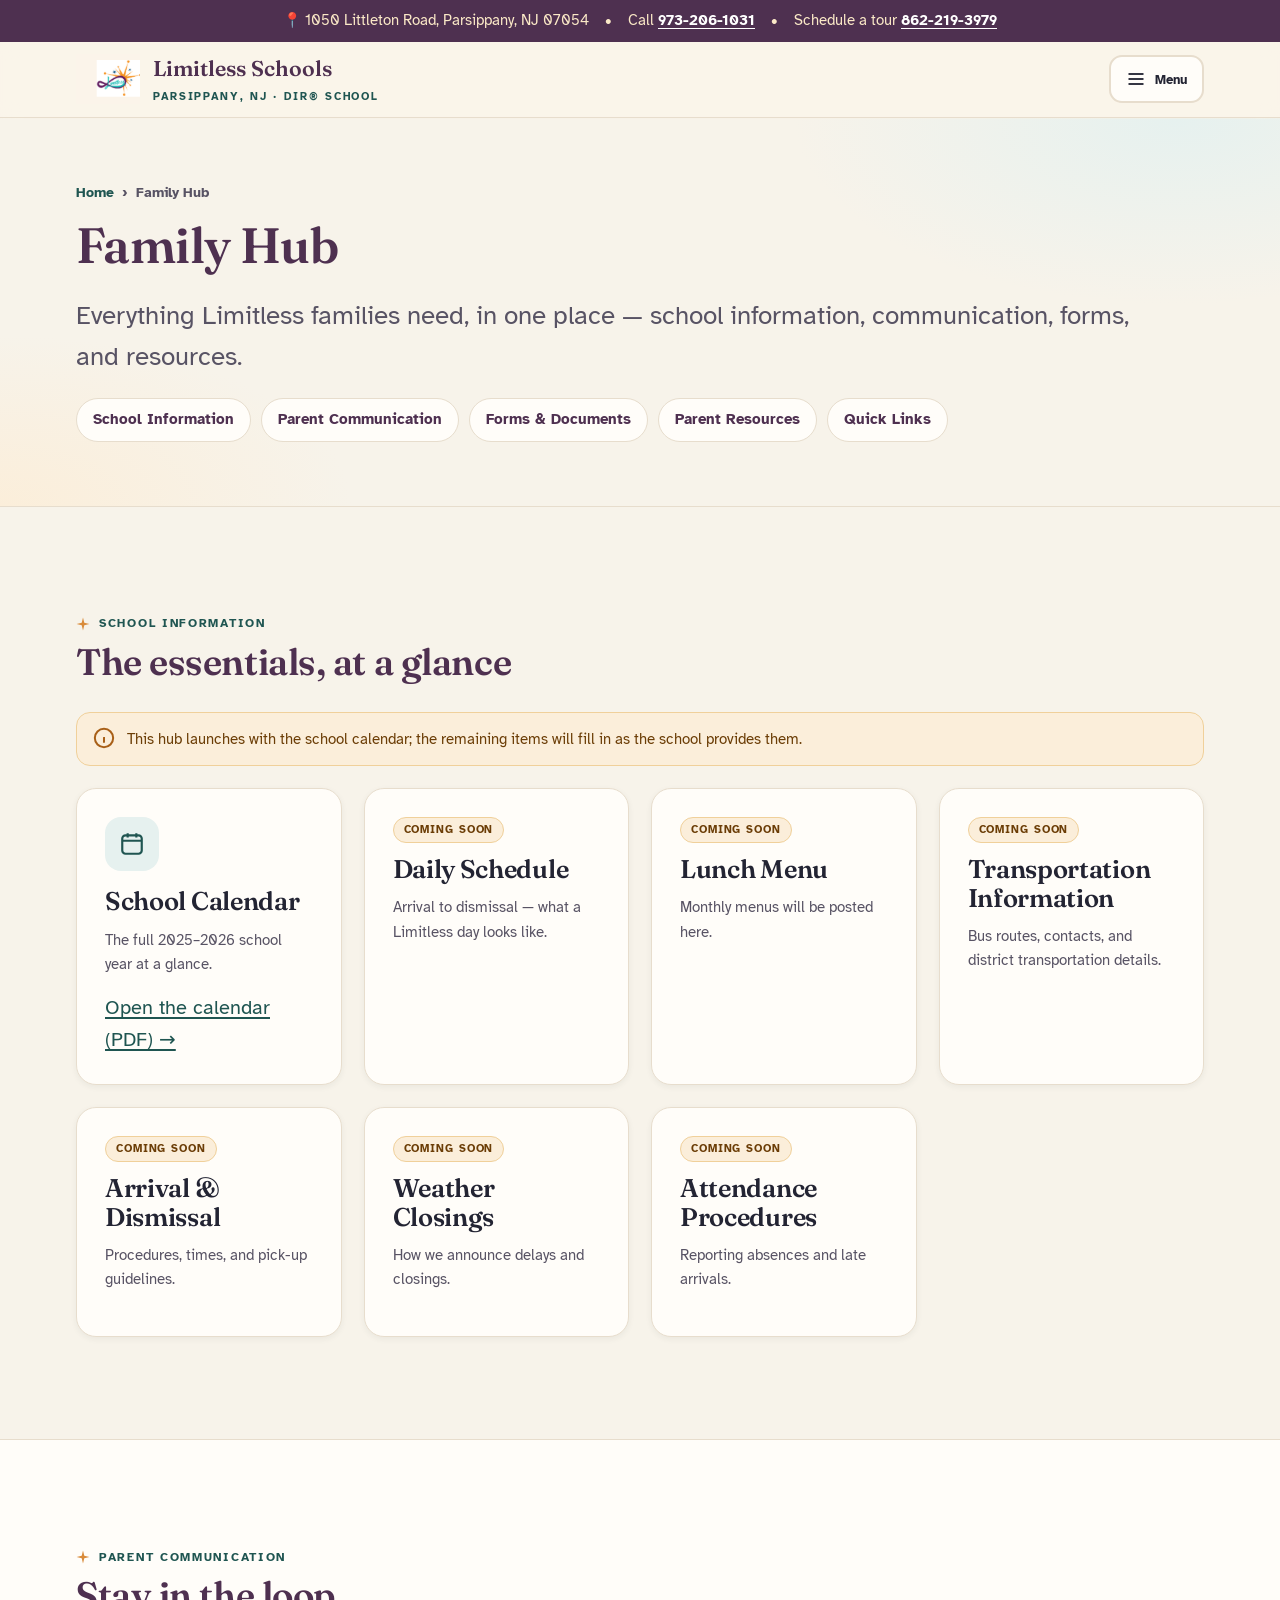
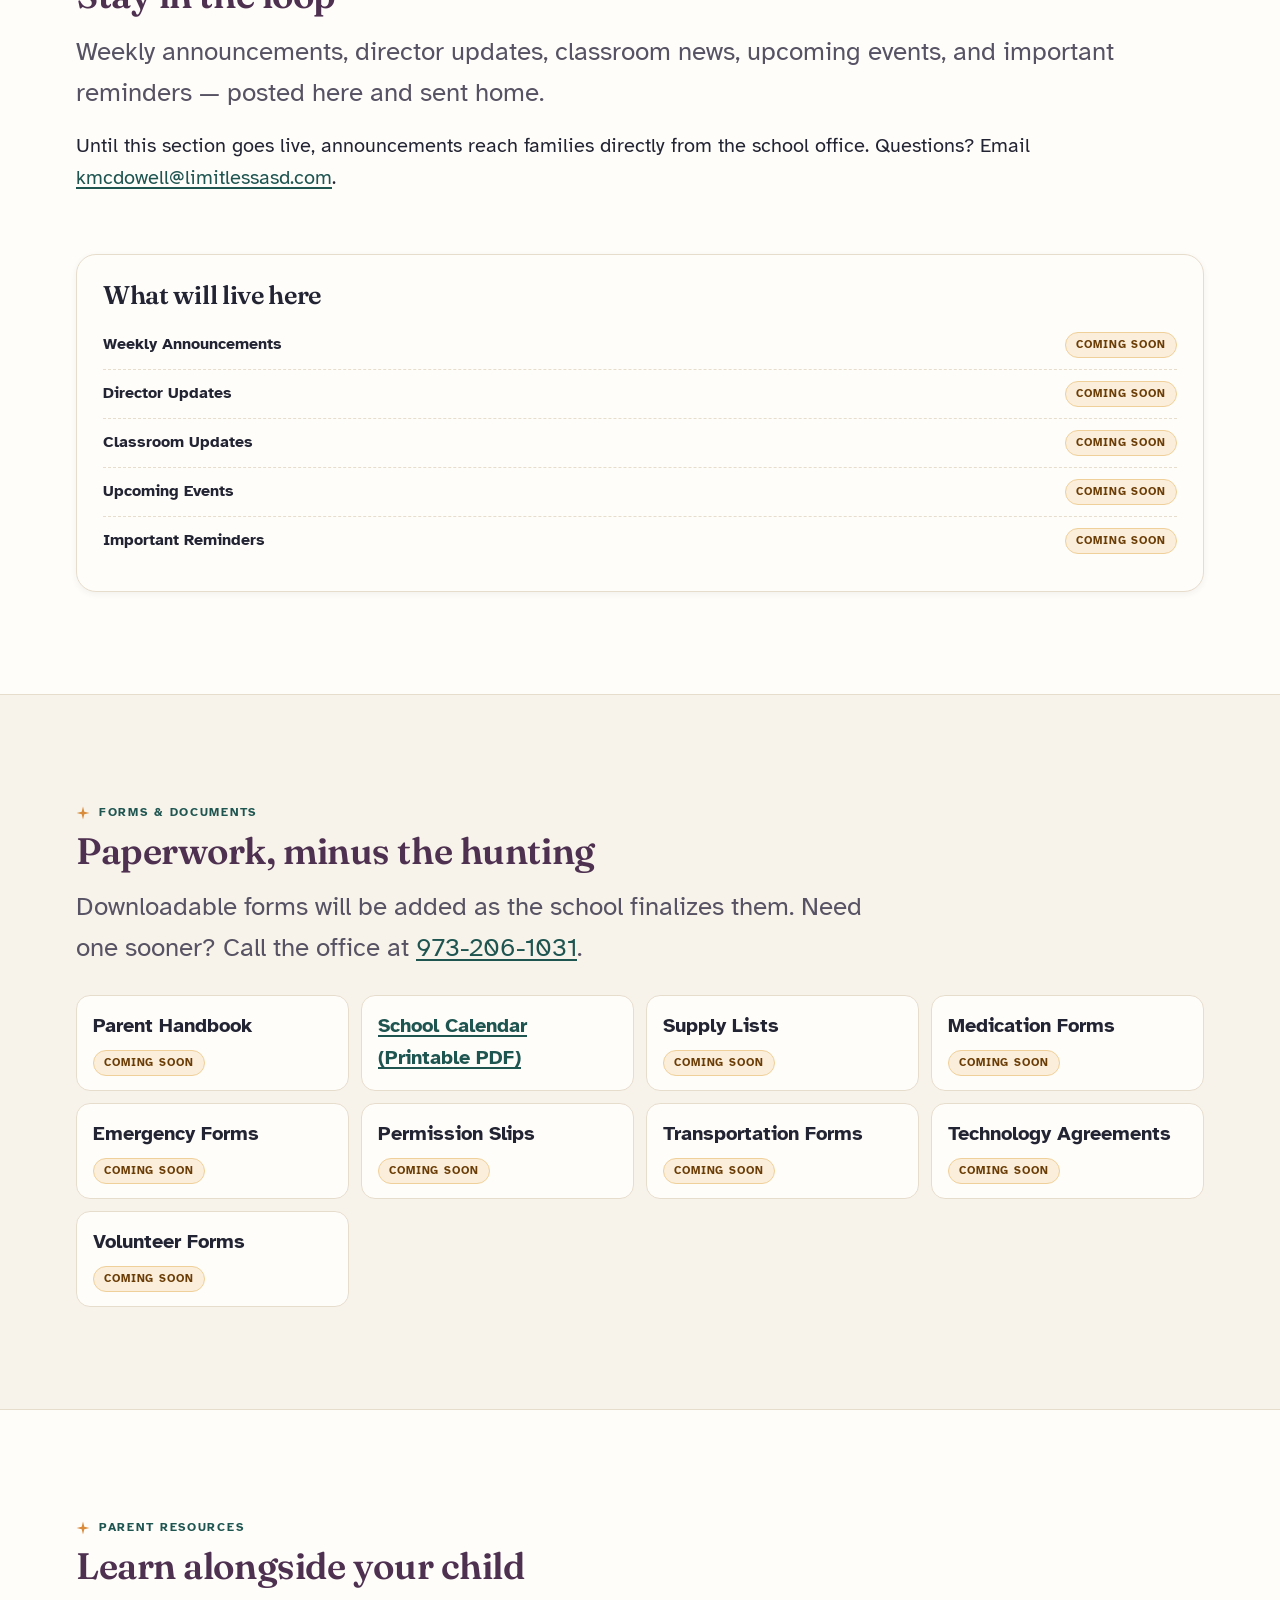
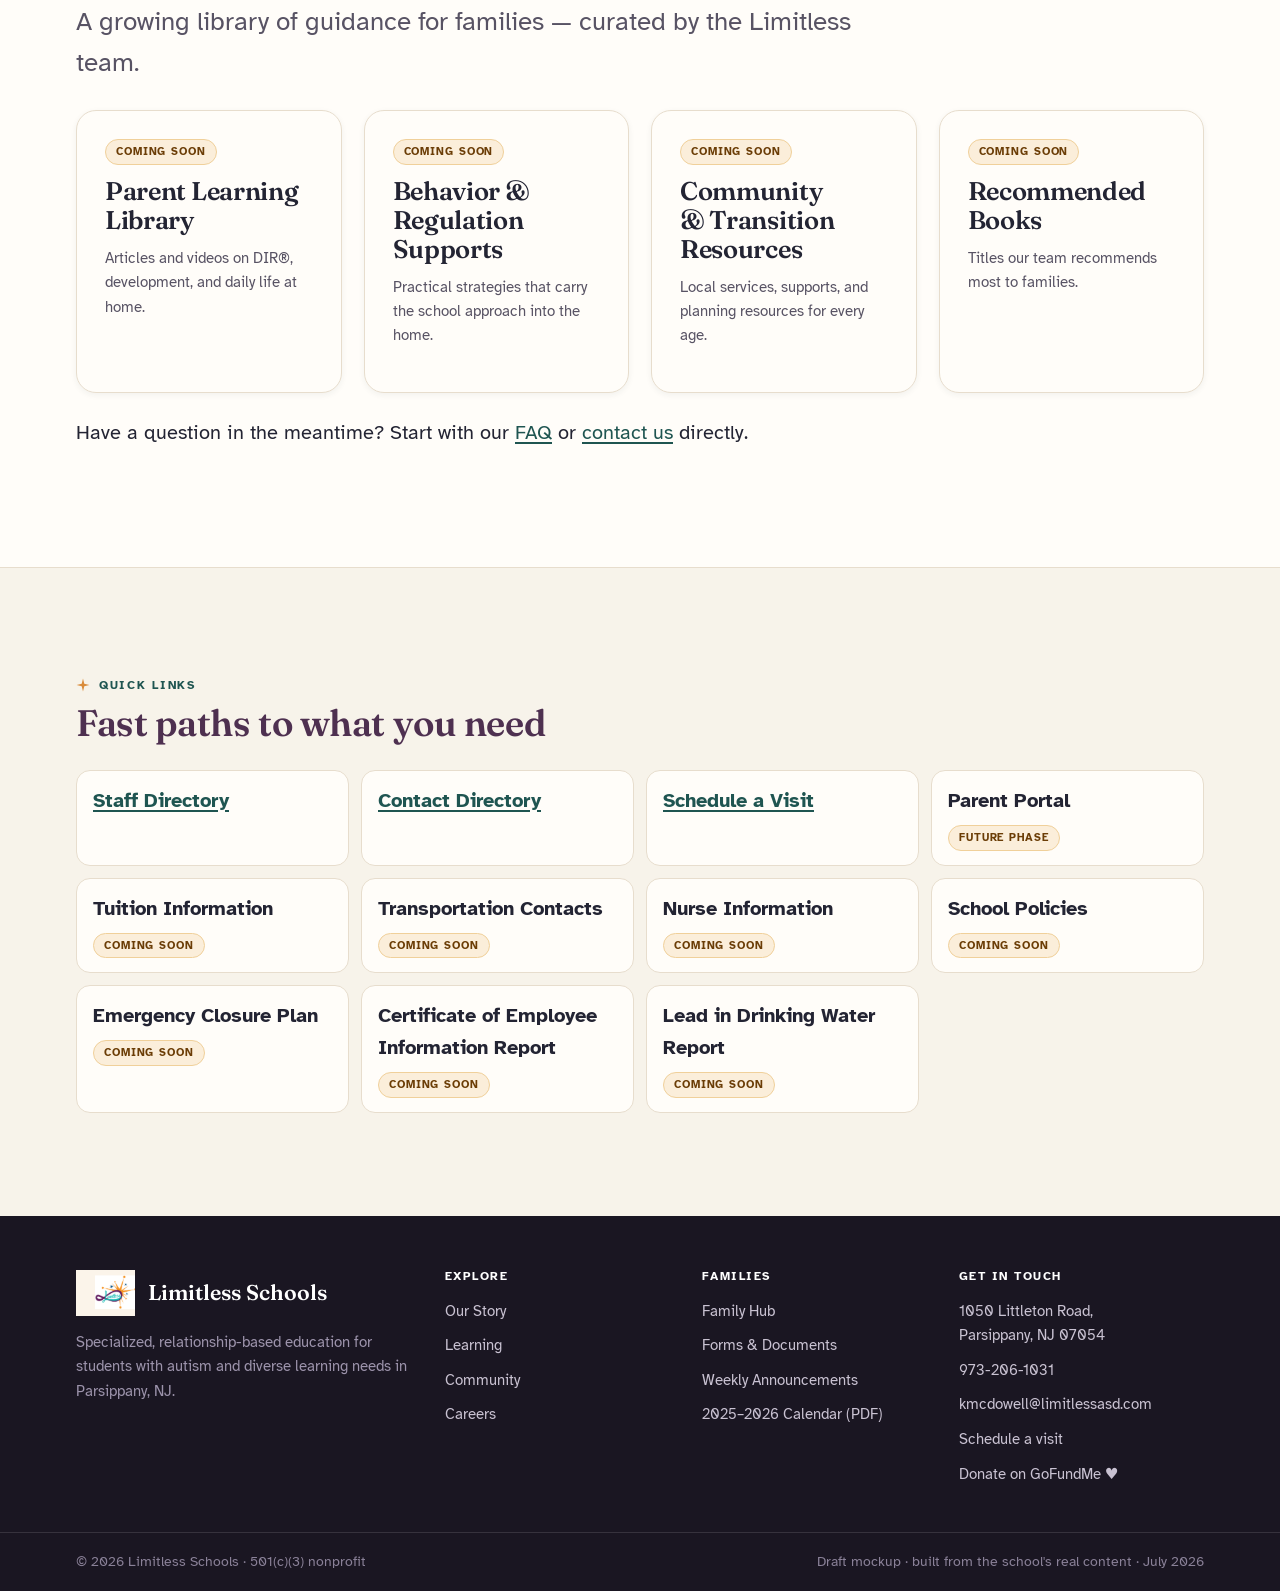
<file: family-hub.html>
<!DOCTYPE html>
<html lang="en">
<head>
<meta charset="UTF-8" />
<meta name="viewport" content="width=device-width, initial-scale=1" />
<title>Family Hub — Limitless Schools</title>
<meta name="description" content="Everything Limitless families need in one place — school information, parent communication, forms and documents, resources, and quick links." />
<link rel="icon" type="image/png" href="assets/logo.png" />
<link rel="preconnect" href="https://fonts.googleapis.com" />
<link rel="preconnect" href="https://fonts.gstatic.com" crossorigin />
<link href="https://fonts.googleapis.com/css2?family=Fraunces:opsz,wght@9..144,500;9..144,600;9..144,700&family=Atkinson+Hyperlegible:wght@400;700&display=swap" rel="stylesheet" />
<link rel="stylesheet" href="tokens.css" />
<link rel="stylesheet" href="styles.css" />
</head>
<body>
<a class="skip" href="#main">Skip to main content</a>

<div class="topbar">
  <div class="wrap">
    <span>📍 1050 Littleton Road, Parsippany, NJ&nbsp;07054</span>
    <span aria-hidden="true">•</span>
    <span>Call <a href="tel:19732061031">973-206-1031</a></span>
    <span aria-hidden="true">•</span>
    <span>Schedule a tour <a href="tel:18622193979">862-219-3979</a></span>
  </div>
</div>

<header class="site">
  <div class="nav">
    <a class="brand" href="index.html" aria-label="Limitless Schools — home">
      <img src="assets/logo.png" alt="" width="64" height="50" />
      <span><span class="name">Limitless Schools</span><span class="sub">Parsippany, NJ · DIR® School</span></span>
    </a>
    <button class="menu-toggle" id="menuBtn" aria-expanded="false" aria-controls="primary-nav">
      <svg width="20" height="20" viewBox="0 0 24 24" fill="none" stroke="currentColor" stroke-width="2.2" aria-hidden="true"><line x1="3" y1="6" x2="21" y2="6"/><line x1="3" y1="12" x2="21" y2="12"/><line x1="3" y1="18" x2="21" y2="18"/></svg>
      Menu
    </button>
    <nav class="menu" id="primary-nav" aria-label="Primary">
      <ul>
        <li><a class="navlink" href="index.html">Home</a></li>
        <li class="has-menu" data-open="false">
          <button class="navlink" type="button" aria-haspopup="true" aria-expanded="false">Our Story
            <svg class="chev" viewBox="0 0 24 24" fill="none" stroke="currentColor" stroke-width="2.4" aria-hidden="true"><path d="M6 9l6 6 6-6"/></svg>
          </button>
          <ul class="submenu">
            <li><a href="our-story.html#mission"><svg class="dot" viewBox="0 0 24 24" fill="currentColor" aria-hidden="true"><path d="M12 1l2.2 8.8L23 12l-8.8 2.2L12 23l-2.2-8.8L1 12l8.8-2.2z"/></svg> Mission &amp; Vision</a></li>
            <li><a href="our-story.html#limitless-way"><svg class="dot" viewBox="0 0 24 24" fill="currentColor" aria-hidden="true"><path d="M12 1l2.2 8.8L23 12l-8.8 2.2L12 23l-2.2-8.8L1 12l8.8-2.2z"/></svg> The Limitless Way</a></li>
            <li><a href="our-story.html#five-cs"><svg class="dot" viewBox="0 0 24 24" fill="currentColor" aria-hidden="true"><path d="M12 1l2.2 8.8L23 12l-8.8 2.2L12 23l-2.2-8.8L1 12l8.8-2.2z"/></svg> The Five Cs</a></li>
            <li><a href="our-story.html#limitless-lens"><svg class="dot" viewBox="0 0 24 24" fill="currentColor" aria-hidden="true"><path d="M12 1l2.2 8.8L23 12l-8.8 2.2L12 23l-2.2-8.8L1 12l8.8-2.2z"/></svg> The Limitless Lens</a></li>
            <li><a href="faculty.html"><svg class="dot" viewBox="0 0 24 24" fill="currentColor" aria-hidden="true"><path d="M12 1l2.2 8.8L23 12l-8.8 2.2L12 23l-2.2-8.8L1 12l8.8-2.2z"/></svg> Leadership Team</a></li>
            <li><a href="our-story.html#meet-our-community"><svg class="dot" viewBox="0 0 24 24" fill="currentColor" aria-hidden="true"><path d="M12 1l2.2 8.8L23 12l-8.8 2.2L12 23l-2.2-8.8L1 12l8.8-2.2z"/></svg> Meet Our Community</a></li>
            <li><a href="careers.html#why-work-here"><svg class="dot" viewBox="0 0 24 24" fill="currentColor" aria-hidden="true"><path d="M12 1l2.2 8.8L23 12l-8.8 2.2L12 23l-2.2-8.8L1 12l8.8-2.2z"/></svg> Why We Work Here</a></li>
            <li><a href="our-story.html#board"><svg class="dot" viewBox="0 0 24 24" fill="currentColor" aria-hidden="true"><path d="M12 1l2.2 8.8L23 12l-8.8 2.2L12 23l-2.2-8.8L1 12l8.8-2.2z"/></svg> Board of Directors</a></li>
            <li><a href="our-story.html#faq"><svg class="dot" viewBox="0 0 24 24" fill="currentColor" aria-hidden="true"><path d="M12 1l2.2 8.8L23 12l-8.8 2.2L12 23l-2.2-8.8L1 12l8.8-2.2z"/></svg> Frequently Asked Questions</a></li>
          </ul>
        </li>
        <li class="has-menu" data-open="false">
          <button class="navlink" type="button" aria-haspopup="true" aria-expanded="false">Learning
            <svg class="chev" viewBox="0 0 24 24" fill="none" stroke="currentColor" stroke-width="2.4" aria-hidden="true"><path d="M6 9l6 6 6-6"/></svg>
          </button>
          <ul class="submenu">
            <li><a href="learning.html#in-action"><svg class="dot" viewBox="0 0 24 24" fill="currentColor" aria-hidden="true"><path d="M12 1l2.2 8.8L23 12l-8.8 2.2L12 23l-2.2-8.8L1 12l8.8-2.2z"/></svg> Learning in Action</a></li>
            <li><a href="learning.html#curriculum"><svg class="dot" viewBox="0 0 24 24" fill="currentColor" aria-hidden="true"><path d="M12 1l2.2 8.8L23 12l-8.8 2.2L12 23l-2.2-8.8L1 12l8.8-2.2z"/></svg> Curriculum Overview</a></li>
            <li><a href="learning.html#classrooms"><svg class="dot" viewBox="0 0 24 24" fill="currentColor" aria-hidden="true"><path d="M12 1l2.2 8.8L23 12l-8.8 2.2L12 23l-2.2-8.8L1 12l8.8-2.2z"/></svg> Classrooms</a></li>
            <li><a href="dir-philosophy.html"><svg class="dot" viewBox="0 0 24 24" fill="currentColor" aria-hidden="true"><path d="M12 1l2.2 8.8L23 12l-8.8 2.2L12 23l-2.2-8.8L1 12l8.8-2.2z"/></svg> Developmental Approach</a></li>
            <li><a href="learning.html#student-life"><svg class="dot" viewBox="0 0 24 24" fill="currentColor" aria-hidden="true"><path d="M12 1l2.2 8.8L23 12l-8.8 2.2L12 23l-2.2-8.8L1 12l8.8-2.2z"/></svg> Student Life</a></li>
            <li><a href="learning.html#community-learning"><svg class="dot" viewBox="0 0 24 24" fill="currentColor" aria-hidden="true"><path d="M12 1l2.2 8.8L23 12l-8.8 2.2L12 23l-2.2-8.8L1 12l8.8-2.2z"/></svg> Community Learning</a></li>
            <li><a href="learning.html#project-library"><svg class="dot" viewBox="0 0 24 24" fill="currentColor" aria-hidden="true"><path d="M12 1l2.2 8.8L23 12l-8.8 2.2L12 23l-2.2-8.8L1 12l8.8-2.2z"/></svg> Project Library</a></li>
            <li><a href="learning.html#transition"><svg class="dot" viewBox="0 0 24 24" fill="currentColor" aria-hidden="true"><path d="M12 1l2.2 8.8L23 12l-8.8 2.2L12 23l-2.2-8.8L1 12l8.8-2.2z"/></svg> Transition &amp; Adult Programming</a></li>
          </ul>
        </li>
        <li class="has-menu" data-open="false">
          <button class="navlink" type="button" aria-haspopup="true" aria-expanded="false">Family Hub
            <svg class="chev" viewBox="0 0 24 24" fill="none" stroke="currentColor" stroke-width="2.4" aria-hidden="true"><path d="M6 9l6 6 6-6"/></svg>
          </button>
          <ul class="submenu">
            <li><a href="family-hub.html#school-info"><svg class="dot" viewBox="0 0 24 24" fill="currentColor" aria-hidden="true"><path d="M12 1l2.2 8.8L23 12l-8.8 2.2L12 23l-2.2-8.8L1 12l8.8-2.2z"/></svg> School Information</a></li>
            <li><a href="assets/Limitless-Calendar-2025-2026.pdf"><svg class="dot" viewBox="0 0 24 24" fill="currentColor" aria-hidden="true"><path d="M12 1l2.2 8.8L23 12l-8.8 2.2L12 23l-2.2-8.8L1 12l8.8-2.2z"/></svg> School Calendar (PDF)</a></li>
            <li><a href="family-hub.html#communication"><svg class="dot" viewBox="0 0 24 24" fill="currentColor" aria-hidden="true"><path d="M12 1l2.2 8.8L23 12l-8.8 2.2L12 23l-2.2-8.8L1 12l8.8-2.2z"/></svg> Parent Communication</a></li>
            <li><a href="family-hub.html#forms"><svg class="dot" viewBox="0 0 24 24" fill="currentColor" aria-hidden="true"><path d="M12 1l2.2 8.8L23 12l-8.8 2.2L12 23l-2.2-8.8L1 12l8.8-2.2z"/></svg> Forms &amp; Documents</a></li>
            <li><a href="family-hub.html#resources"><svg class="dot" viewBox="0 0 24 24" fill="currentColor" aria-hidden="true"><path d="M12 1l2.2 8.8L23 12l-8.8 2.2L12 23l-2.2-8.8L1 12l8.8-2.2z"/></svg> Parent Resources</a></li>
            <li><a href="family-hub.html#quick-links"><svg class="dot" viewBox="0 0 24 24" fill="currentColor" aria-hidden="true"><path d="M12 1l2.2 8.8L23 12l-8.8 2.2L12 23l-2.2-8.8L1 12l8.8-2.2z"/></svg> Quick Links</a></li>
          </ul>
        </li>
        <li class="has-menu" data-open="false">
          <button class="navlink" type="button" aria-haspopup="true" aria-expanded="false">Community
            <svg class="chev" viewBox="0 0 24 24" fill="none" stroke="currentColor" stroke-width="2.4" aria-hidden="true"><path d="M6 9l6 6 6-6"/></svg>
          </button>
          <ul class="submenu">
            <li><a href="community.html#voices"><svg class="dot" viewBox="0 0 24 24" fill="currentColor" aria-hidden="true"><path d="M12 1l2.2 8.8L23 12l-8.8 2.2L12 23l-2.2-8.8L1 12l8.8-2.2z"/></svg> Voices of Limitless</a></li>
            <li><a href="community.html#moments"><svg class="dot" viewBox="0 0 24 24" fill="currentColor" aria-hidden="true"><path d="M12 1l2.2 8.8L23 12l-8.8 2.2L12 23l-2.2-8.8L1 12l8.8-2.2z"/></svg> Moments That Matter</a></li>
            <li><a href="community.html#partners"><svg class="dot" viewBox="0 0 24 24" fill="currentColor" aria-hidden="true"><path d="M12 1l2.2 8.8L23 12l-8.8 2.2L12 23l-2.2-8.8L1 12l8.8-2.2z"/></svg> Community Partners</a></li>
            <li><a href="community.html#guests"><svg class="dot" viewBox="0 0 24 24" fill="currentColor" aria-hidden="true"><path d="M12 1l2.2 8.8L23 12l-8.8 2.2L12 23l-2.2-8.8L1 12l8.8-2.2z"/></svg> Special Guests</a></li>
            <li><a href="community.html#volunteer"><svg class="dot" viewBox="0 0 24 24" fill="currentColor" aria-hidden="true"><path d="M12 1l2.2 8.8L23 12l-8.8 2.2L12 23l-2.2-8.8L1 12l8.8-2.2z"/></svg> Volunteer Opportunities</a></li>
            <li><a href="community.html#events"><svg class="dot" viewBox="0 0 24 24" fill="currentColor" aria-hidden="true"><path d="M12 1l2.2 8.8L23 12l-8.8 2.2L12 23l-2.2-8.8L1 12l8.8-2.2z"/></svg> Events</a></li>
            <li><a href="community.html#collaborations"><svg class="dot" viewBox="0 0 24 24" fill="currentColor" aria-hidden="true"><path d="M12 1l2.2 8.8L23 12l-8.8 2.2L12 23l-2.2-8.8L1 12l8.8-2.2z"/></svg> Professional Collaborations</a></li>
            <li><a href="community.html#outreach"><svg class="dot" viewBox="0 0 24 24" fill="currentColor" aria-hidden="true"><path d="M12 1l2.2 8.8L23 12l-8.8 2.2L12 23l-2.2-8.8L1 12l8.8-2.2z"/></svg> Community Outreach</a></li>
          </ul>
        </li>
        <li class="has-menu" data-open="false">
          <button class="navlink" type="button" aria-haspopup="true" aria-expanded="false">Support Limitless
            <svg class="chev" viewBox="0 0 24 24" fill="none" stroke="currentColor" stroke-width="2.4" aria-hidden="true"><path d="M6 9l6 6 6-6"/></svg>
          </button>
          <ul class="submenu">
            <li><a href="support.html#donate"><svg class="dot" viewBox="0 0 24 24" fill="currentColor" aria-hidden="true"><path d="M12 1l2.2 8.8L23 12l-8.8 2.2L12 23l-2.2-8.8L1 12l8.8-2.2z"/></svg> Donate</a></li>
            <li><a href="support.html#dream-spaces"><svg class="dot" viewBox="0 0 24 24" fill="currentColor" aria-hidden="true"><path d="M12 1l2.2 8.8L23 12l-8.8 2.2L12 23l-2.2-8.8L1 12l8.8-2.2z"/></svg> Dream Spaces</a></li>
            <li><a href="support.html#sponsor"><svg class="dot" viewBox="0 0 24 24" fill="currentColor" aria-hidden="true"><path d="M12 1l2.2 8.8L23 12l-8.8 2.2L12 23l-2.2-8.8L1 12l8.8-2.2z"/></svg> Sponsor a Classroom</a></li>
            <li><a href="support.html#wish-lists"><svg class="dot" viewBox="0 0 24 24" fill="currentColor" aria-hidden="true"><path d="M12 1l2.2 8.8L23 12l-8.8 2.2L12 23l-2.2-8.8L1 12l8.8-2.2z"/></svg> Wish Lists</a></li>
            <li><a href="support.html#grants"><svg class="dot" viewBox="0 0 24 24" fill="currentColor" aria-hidden="true"><path d="M12 1l2.2 8.8L23 12l-8.8 2.2L12 23l-2.2-8.8L1 12l8.8-2.2z"/></svg> Grants &amp; Fundraising</a></li>
            <li><a href="support.html#volunteer"><svg class="dot" viewBox="0 0 24 24" fill="currentColor" aria-hidden="true"><path d="M12 1l2.2 8.8L23 12l-8.8 2.2L12 23l-2.2-8.8L1 12l8.8-2.2z"/></svg> Volunteer</a></li>
            <li><a href="support.html#giving"><svg class="dot" viewBox="0 0 24 24" fill="currentColor" aria-hidden="true"><path d="M12 1l2.2 8.8L23 12l-8.8 2.2L12 23l-2.2-8.8L1 12l8.8-2.2z"/></svg> Community Giving</a></li>
          </ul>
        </li>
        <li class="has-menu" data-open="false">
          <button class="navlink" type="button" aria-haspopup="true" aria-expanded="false">Careers
            <svg class="chev" viewBox="0 0 24 24" fill="none" stroke="currentColor" stroke-width="2.4" aria-hidden="true"><path d="M6 9l6 6 6-6"/></svg>
          </button>
          <ul class="submenu submenu--right">
            <li><a href="careers.html#join"><svg class="dot" viewBox="0 0 24 24" fill="currentColor" aria-hidden="true"><path d="M12 1l2.2 8.8L23 12l-8.8 2.2L12 23l-2.2-8.8L1 12l8.8-2.2z"/></svg> Join Our Team</a></li>
            <li><a href="careers.html#why-work-here"><svg class="dot" viewBox="0 0 24 24" fill="currentColor" aria-hidden="true"><path d="M12 1l2.2 8.8L23 12l-8.8 2.2L12 23l-2.2-8.8L1 12l8.8-2.2z"/></svg> Why Work Here</a></li>
            <li><a href="careers.html#openings"><svg class="dot" viewBox="0 0 24 24" fill="currentColor" aria-hidden="true"><path d="M12 1l2.2 8.8L23 12l-8.8 2.2L12 23l-2.2-8.8L1 12l8.8-2.2z"/></svg> Current Openings</a></li>
            <li><a href="careers.html#growth"><svg class="dot" viewBox="0 0 24 24" fill="currentColor" aria-hidden="true"><path d="M12 1l2.2 8.8L23 12l-8.8 2.2L12 23l-2.2-8.8L1 12l8.8-2.2z"/></svg> Professional Growth</a></li>
            <li><a href="careers.html#culture"><svg class="dot" viewBox="0 0 24 24" fill="currentColor" aria-hidden="true"><path d="M12 1l2.2 8.8L23 12l-8.8 2.2L12 23l-2.2-8.8L1 12l8.8-2.2z"/></svg> Staff Culture</a></li>
          </ul>
        </li>
        <li><a class="navlink" href="contact.html">Contact</a></li>
      </ul>
      <div class="nav-cta">
        <a class="btn btn--donate" href="https://www.gofundme.com/f/support-limitless-schools-mission-for-every-child" target="_blank" rel="noopener">
          <svg width="18" height="18" viewBox="0 0 24 24" fill="currentColor" aria-hidden="true"><path d="M12 21s-7-4.4-7-10a4 4 0 0 1 7-2.6A4 4 0 0 1 19 11c0 5.6-7 10-7 10z"/></svg>
          Donate
        </a>
      </div>
    </nav>
  </div>
</header>

<main id="main">

  <section class="pagehero">
    <div class="wrap">
      <nav class="crumbs" aria-label="Breadcrumb"><a href="index.html">Home</a> <span aria-hidden="true">›</span> <span>Family Hub</span></nav>
      <h1 class="reveal">Family Hub</h1>
      <p class="lede reveal d1 measure">Everything Limitless families need, in one place — school information, communication, forms, and resources.</p>
      <nav class="subnav" aria-label="On this page">
        <a href="#school-info">School Information</a>
        <a href="#communication">Parent Communication</a>
        <a href="#forms">Forms &amp; Documents</a>
        <a href="#resources">Parent Resources</a>
        <a href="#quick-links">Quick Links</a>
      </nav>
    </div>
  </section>

  <section class="section" id="school-info">
    <div class="wrap">
      <div class="section-head" style="margin-bottom:30px">
        <span class="eyebrow"><svg class="spark" viewBox="0 0 24 24" fill="currentColor" aria-hidden="true"><path d="M12 1l2.2 8.8L23 12l-8.8 2.2L12 23l-2.2-8.8L1 12l8.8-2.2z"/></svg> School Information</span>
        <h2>The essentials, at a glance</h2>
      </div>
      <div class="note-banner">
        <svg width="22" height="22" viewBox="0 0 24 24" fill="none" stroke="currentColor" stroke-width="2.2" aria-hidden="true"><circle cx="12" cy="12" r="10"/><path d="M12 8h.01M11 12h1v4h1"/></svg>
        <span>This hub launches with the school calendar; the remaining items will fill in as the school provides them.</span>
      </div>
      <div class="cards">
        <article class="card">
          <span class="ico ico--teal"><svg width="26" height="26" viewBox="0 0 24 24" fill="none" stroke="currentColor" stroke-width="2" aria-hidden="true"><rect x="3" y="4" width="18" height="17" rx="3"/><path d="M3 9h18M8 2v4M16 2v4"/></svg></span>
          <h3>School Calendar</h3>
          <p style="color:var(--ink-soft);font-size:.95rem">The full 2025–2026 school year at a glance.</p>
          <a href="assets/Limitless-Calendar-2025-2026.pdf" target="_blank" rel="noopener">Open the calendar (PDF) →</a>
        </article>
        <article class="card"><span class="soon">Coming soon</span><h3>Daily Schedule</h3><p style="color:var(--ink-soft);font-size:.95rem">Arrival to dismissal — what a Limitless day looks like.</p></article>
        <article class="card"><span class="soon">Coming soon</span><h3>Lunch Menu</h3><p style="color:var(--ink-soft);font-size:.95rem">Monthly menus will be posted here.</p></article>
        <article class="card"><span class="soon">Coming soon</span><h3>Transportation Information</h3><p style="color:var(--ink-soft);font-size:.95rem">Bus routes, contacts, and district transportation details.</p></article>
        <article class="card"><span class="soon">Coming soon</span><h3>Arrival &amp; Dismissal</h3><p style="color:var(--ink-soft);font-size:.95rem">Procedures, times, and pick-up guidelines.</p></article>
        <article class="card"><span class="soon">Coming soon</span><h3>Weather Closings</h3><p style="color:var(--ink-soft);font-size:.95rem">How we announce delays and closings.</p></article>
        <article class="card"><span class="soon">Coming soon</span><h3>Attendance Procedures</h3><p style="color:var(--ink-soft);font-size:.95rem">Reporting absences and late arrivals.</p></article>
      </div>
    </div>
  </section>

  <section class="section" id="communication" style="background:var(--paper);border-top:1px solid var(--line);border-bottom:1px solid var(--line)">
    <div class="wrap">
      <div class="split">
        <div>
          <span class="eyebrow"><svg class="spark" viewBox="0 0 24 24" fill="currentColor" aria-hidden="true"><path d="M12 1l2.2 8.8L23 12l-8.8 2.2L12 23l-2.2-8.8L1 12l8.8-2.2z"/></svg> Parent Communication</span>
          <h2>Stay in the loop</h2>
          <p class="lede">Weekly announcements, director updates, classroom news, upcoming events, and important reminders — posted here and sent home.</p>
          <p>Until this section goes live, announcements reach families directly from the school office. Questions? Email <a href="mailto:kmcdowell@limitlessasd.com">kmcdowell@limitlessasd.com</a>.</p>
        </div>
        <div class="aside-card">
          <h3 style="margin-top:0">What will live here</h3>
          <ul class="contact-list" style="font-weight:700">
            <li>Weekly Announcements <span class="soon">Coming soon</span></li>
            <li>Director Updates <span class="soon">Coming soon</span></li>
            <li>Classroom Updates <span class="soon">Coming soon</span></li>
            <li>Upcoming Events <span class="soon">Coming soon</span></li>
            <li>Important Reminders <span class="soon">Coming soon</span></li>
          </ul>
        </div>
      </div>
    </div>
  </section>

  <section class="section" id="forms">
    <div class="wrap">
      <div class="section-head" style="margin-bottom:26px">
        <span class="eyebrow"><svg class="spark" viewBox="0 0 24 24" fill="currentColor" aria-hidden="true"><path d="M12 1l2.2 8.8L23 12l-8.8 2.2L12 23l-2.2-8.8L1 12l8.8-2.2z"/></svg> Forms &amp; Documents</span>
        <h2>Paperwork, minus the hunting</h2>
        <p class="lede measure">Downloadable forms will be added as the school finalizes them. Need one sooner? Call the office at <a href="tel:19732061031">973-206-1031</a>.</p>
      </div>
      <ul class="doclist">
        <li>Parent Handbook <span class="soon">Coming soon</span></li>
        <li><a href="assets/Limitless-Calendar-2025-2026.pdf" target="_blank" rel="noopener">School Calendar (Printable PDF)</a></li>
        <li>Supply Lists <span class="soon">Coming soon</span></li>
        <li>Medication Forms <span class="soon">Coming soon</span></li>
        <li>Emergency Forms <span class="soon">Coming soon</span></li>
        <li>Permission Slips <span class="soon">Coming soon</span></li>
        <li>Transportation Forms <span class="soon">Coming soon</span></li>
        <li>Technology Agreements <span class="soon">Coming soon</span></li>
        <li>Volunteer Forms <span class="soon">Coming soon</span></li>
      </ul>
    </div>
  </section>

  <section class="section" id="resources" style="background:var(--paper);border-top:1px solid var(--line);border-bottom:1px solid var(--line)">
    <div class="wrap">
      <div class="section-head" style="margin-bottom:26px">
        <span class="eyebrow"><svg class="spark" viewBox="0 0 24 24" fill="currentColor" aria-hidden="true"><path d="M12 1l2.2 8.8L23 12l-8.8 2.2L12 23l-2.2-8.8L1 12l8.8-2.2z"/></svg> Parent Resources</span>
        <h2>Learn alongside your child</h2>
        <p class="lede measure">A growing library of guidance for families — curated by the Limitless team.</p>
      </div>
      <div class="cards">
        <article class="card"><span class="soon">Coming soon</span><h3>Parent Learning Library</h3><p style="color:var(--ink-soft);font-size:.95rem">Articles and videos on DIR®, development, and daily life at home.</p></article>
        <article class="card"><span class="soon">Coming soon</span><h3>Behavior &amp; Regulation Supports</h3><p style="color:var(--ink-soft);font-size:.95rem">Practical strategies that carry the school approach into the home.</p></article>
        <article class="card"><span class="soon">Coming soon</span><h3>Community &amp; Transition Resources</h3><p style="color:var(--ink-soft);font-size:.95rem">Local services, supports, and planning resources for every age.</p></article>
        <article class="card"><span class="soon">Coming soon</span><h3>Recommended Books</h3><p style="color:var(--ink-soft);font-size:.95rem">Titles our team recommends most to families.</p></article>
      </div>
      <p style="margin-top:24px">Have a question in the meantime? Start with our <a href="our-story.html#faq">FAQ</a> or <a href="contact.html">contact us</a> directly.</p>
    </div>
  </section>

  <section class="section" id="quick-links">
    <div class="wrap">
      <div class="section-head" style="margin-bottom:26px">
        <span class="eyebrow"><svg class="spark" viewBox="0 0 24 24" fill="currentColor" aria-hidden="true"><path d="M12 1l2.2 8.8L23 12l-8.8 2.2L12 23l-2.2-8.8L1 12l8.8-2.2z"/></svg> Quick Links</span>
        <h2>Fast paths to what you need</h2>
      </div>
      <ul class="doclist">
        <li><a href="faculty.html">Staff Directory</a></li>
        <li><a href="contact.html#directory">Contact Directory</a></li>
        <li><a href="visit.html">Schedule a Visit</a></li>
        <li>Parent Portal <span class="soon">Future phase</span></li>
        <li>Tuition Information <span class="soon">Coming soon</span></li>
        <li>Transportation Contacts <span class="soon">Coming soon</span></li>
        <li>Nurse Information <span class="soon">Coming soon</span></li>
        <li>School Policies <span class="soon">Coming soon</span></li>
        <li>Emergency Closure Plan <span class="soon">Coming soon</span></li>
        <li>Certificate of Employee Information Report <span class="soon">Coming soon</span></li>
        <li>Lead in Drinking Water Report <span class="soon">Coming soon</span></li>
      </ul>
    </div>
  </section>

</main>

<footer class="site">
  <div class="wrap">
    <div class="top">
      <div>
        <a class="brand" href="index.html" aria-label="Limitless Schools — home">
          <img src="assets/logo.png" alt="" width="100" height="80" />
          <span class="name">Limitless Schools</span>
        </a>
        <p class="foot-blurb">Specialized, relationship-based education for students with autism and diverse learning needs in Parsippany, NJ.</p>
      </div>
      <div>
        <h4>Explore</h4>
        <ul>
          <li><a href="our-story.html">Our Story</a></li>
          <li><a href="learning.html">Learning</a></li>
          <li><a href="community.html">Community</a></li>
          <li><a href="careers.html">Careers</a></li>
        </ul>
      </div>
      <div>
        <h4>Families</h4>
        <ul>
          <li><a href="family-hub.html">Family Hub</a></li>
          <li><a href="family-hub.html#forms">Forms &amp; Documents</a></li>
          <li><a href="family-hub.html#communication">Weekly Announcements</a></li>
          <li><a href="assets/Limitless-Calendar-2025-2026.pdf" target="_blank" rel="noopener">2025–2026 Calendar (PDF)</a></li>
        </ul>
      </div>
      <div>
        <h4>Get in touch</h4>
        <ul>
          <li>1050 Littleton Road,<br>Parsippany, NJ 07054</li>
          <li><a href="tel:19732061031">973-206-1031</a></li>
          <li><a href="mailto:kmcdowell@limitlessasd.com">kmcdowell@limitlessasd.com</a></li>
          <li><a href="visit.html">Schedule a visit</a></li>
          <li><a href="https://www.gofundme.com/f/support-limitless-schools-mission-for-every-child" target="_blank" rel="noopener">Donate on GoFundMe ♥</a></li>
        </ul>
      </div>
    </div>
  </div>
  <div class="foot-bottom">
    <div class="wrap">
      <span>© 2026 Limitless Schools · 501(c)(3) nonprofit</span>
      <span>Draft mockup · built from the school's real content · July 2026</span>
    </div>
  </div>
</footer>
<script src="site.js" defer></script>
</body>
</html>
</file>
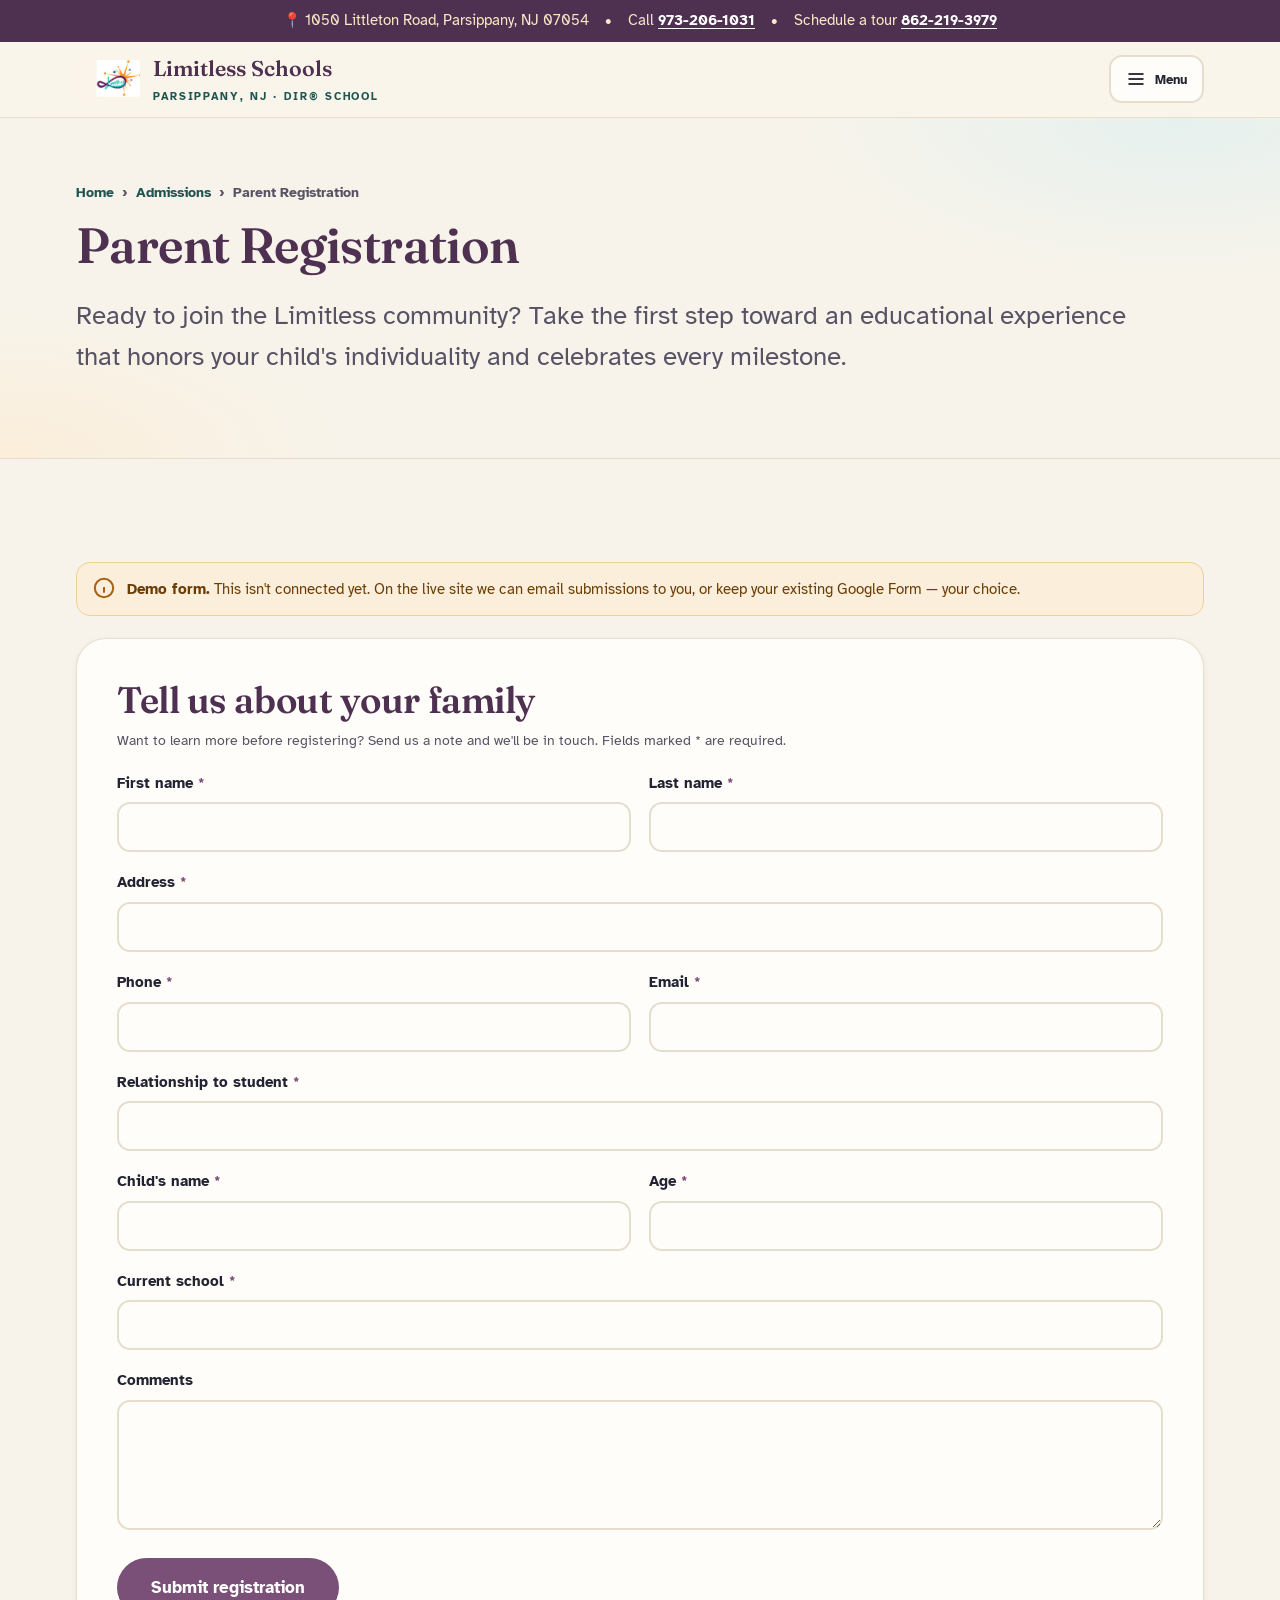
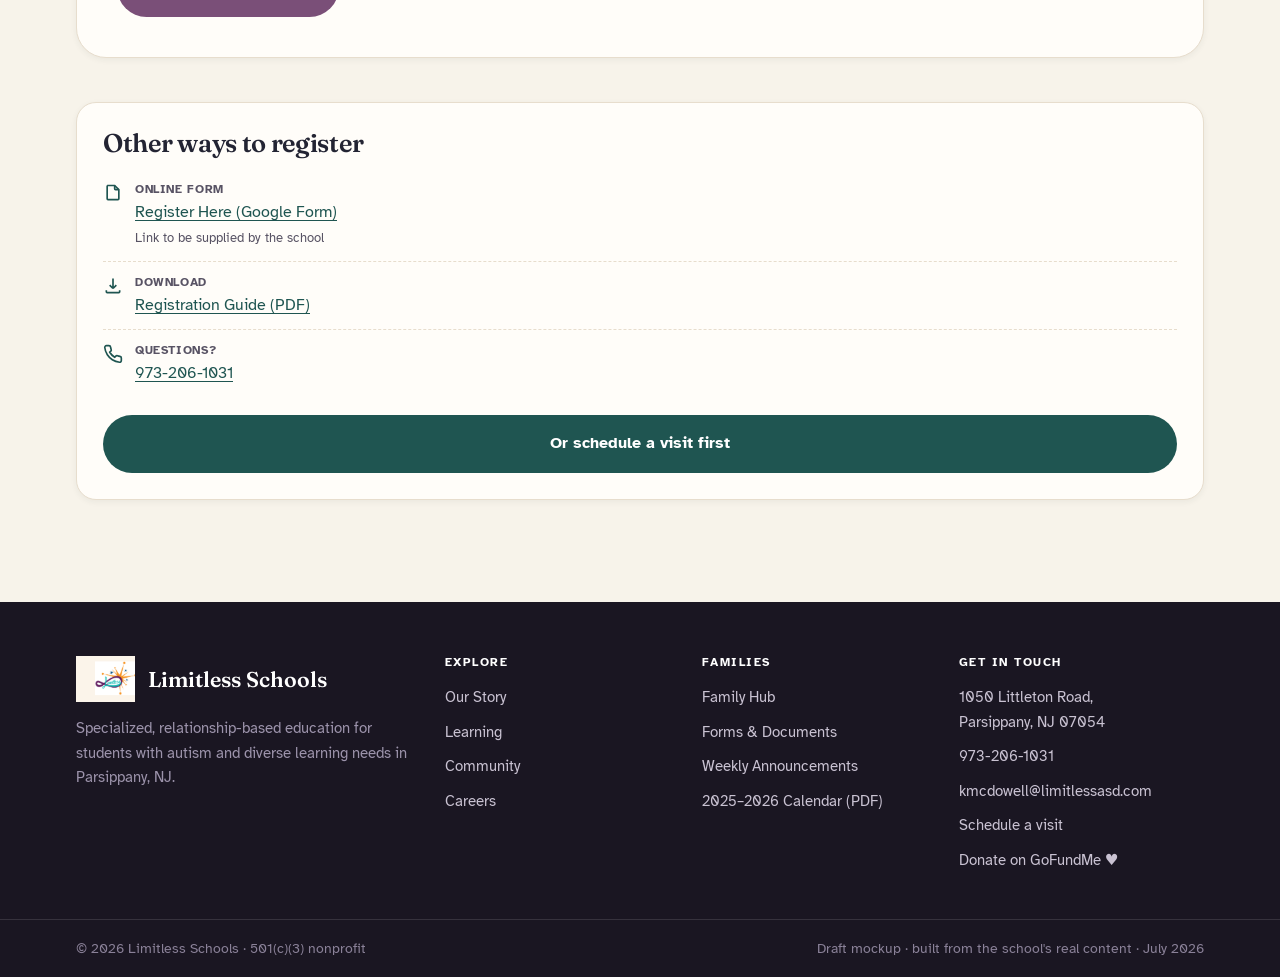
<file: parent-registration.html>
<!DOCTYPE html>
<html lang="en">
<head>
<meta charset="UTF-8" />
<meta name="viewport" content="width=device-width, initial-scale=1" />
<title>Parent Registration — Limitless Schools</title>
<meta name="description" content="Begin your child's journey at Limitless Schools. Request information or register as a parent or guardian." />
<link rel="icon" type="image/png" href="assets/logo.png" />
<link rel="preconnect" href="https://fonts.googleapis.com" />
<link rel="preconnect" href="https://fonts.gstatic.com" crossorigin />
<link href="https://fonts.googleapis.com/css2?family=Fraunces:opsz,wght@9..144,500;9..144,600;9..144,700&family=Atkinson+Hyperlegible:wght@400;700&display=swap" rel="stylesheet" />
<link rel="stylesheet" href="tokens.css" />
<link rel="stylesheet" href="styles.css" />
</head>
<body>
<a class="skip" href="#main">Skip to main content</a>

<div class="topbar">
  <div class="wrap">
    <span>📍 1050 Littleton Road, Parsippany, NJ&nbsp;07054</span>
    <span aria-hidden="true">•</span>
    <span>Call <a href="tel:19732061031">973-206-1031</a></span>
    <span aria-hidden="true">•</span>
    <span>Schedule a tour <a href="tel:18622193979">862-219-3979</a></span>
  </div>
</div>

<header class="site">
  <div class="nav">
    <a class="brand" href="index.html" aria-label="Limitless Schools — home">
      <img src="assets/logo.png" alt="" width="116" height="92" />
      <span><span class="name">Limitless Schools</span><span class="sub">Parsippany, NJ · DIR® School</span></span>
    </a>
    <button class="menu-toggle" id="menuBtn" aria-expanded="false" aria-controls="primary-nav">
      <svg width="20" height="20" viewBox="0 0 24 24" fill="none" stroke="currentColor" stroke-width="2.2" aria-hidden="true"><line x1="3" y1="6" x2="21" y2="6"/><line x1="3" y1="12" x2="21" y2="12"/><line x1="3" y1="18" x2="21" y2="18"/></svg>
      Menu
    </button>
    <nav class="menu" id="primary-nav" aria-label="Primary">
      <ul>
        <li><a class="navlink" href="index.html">Home</a></li>
        <li class="has-menu" data-open="false">
          <button class="navlink" type="button" aria-haspopup="true" aria-expanded="false">Our Story
            <svg class="chev" viewBox="0 0 24 24" fill="none" stroke="currentColor" stroke-width="2.4" aria-hidden="true"><path d="M6 9l6 6 6-6"/></svg>
          </button>
          <ul class="submenu">
            <li><a href="our-story.html#mission"><svg class="dot" viewBox="0 0 24 24" fill="currentColor" aria-hidden="true"><path d="M12 1l2.2 8.8L23 12l-8.8 2.2L12 23l-2.2-8.8L1 12l8.8-2.2z"/></svg> Mission &amp; Vision</a></li>
            <li><a href="our-story.html#limitless-way"><svg class="dot" viewBox="0 0 24 24" fill="currentColor" aria-hidden="true"><path d="M12 1l2.2 8.8L23 12l-8.8 2.2L12 23l-2.2-8.8L1 12l8.8-2.2z"/></svg> The Limitless Way</a></li>
            <li><a href="our-story.html#five-cs"><svg class="dot" viewBox="0 0 24 24" fill="currentColor" aria-hidden="true"><path d="M12 1l2.2 8.8L23 12l-8.8 2.2L12 23l-2.2-8.8L1 12l8.8-2.2z"/></svg> The Five Cs</a></li>
            <li><a href="our-story.html#limitless-lens"><svg class="dot" viewBox="0 0 24 24" fill="currentColor" aria-hidden="true"><path d="M12 1l2.2 8.8L23 12l-8.8 2.2L12 23l-2.2-8.8L1 12l8.8-2.2z"/></svg> The Limitless Lens</a></li>
            <li><a href="faculty.html"><svg class="dot" viewBox="0 0 24 24" fill="currentColor" aria-hidden="true"><path d="M12 1l2.2 8.8L23 12l-8.8 2.2L12 23l-2.2-8.8L1 12l8.8-2.2z"/></svg> Leadership Team</a></li>
            <li><a href="our-story.html#meet-our-community"><svg class="dot" viewBox="0 0 24 24" fill="currentColor" aria-hidden="true"><path d="M12 1l2.2 8.8L23 12l-8.8 2.2L12 23l-2.2-8.8L1 12l8.8-2.2z"/></svg> Meet Our Community</a></li>
            <li><a href="careers.html#why-work-here"><svg class="dot" viewBox="0 0 24 24" fill="currentColor" aria-hidden="true"><path d="M12 1l2.2 8.8L23 12l-8.8 2.2L12 23l-2.2-8.8L1 12l8.8-2.2z"/></svg> Why We Work Here</a></li>
            <li><a href="our-story.html#board"><svg class="dot" viewBox="0 0 24 24" fill="currentColor" aria-hidden="true"><path d="M12 1l2.2 8.8L23 12l-8.8 2.2L12 23l-2.2-8.8L1 12l8.8-2.2z"/></svg> Board of Directors</a></li>
            <li><a href="our-story.html#faq"><svg class="dot" viewBox="0 0 24 24" fill="currentColor" aria-hidden="true"><path d="M12 1l2.2 8.8L23 12l-8.8 2.2L12 23l-2.2-8.8L1 12l8.8-2.2z"/></svg> Frequently Asked Questions</a></li>
          </ul>
        </li>
        <li class="has-menu" data-open="false">
          <button class="navlink" type="button" aria-haspopup="true" aria-expanded="false">Learning
            <svg class="chev" viewBox="0 0 24 24" fill="none" stroke="currentColor" stroke-width="2.4" aria-hidden="true"><path d="M6 9l6 6 6-6"/></svg>
          </button>
          <ul class="submenu">
            <li><a href="learning.html#in-action"><svg class="dot" viewBox="0 0 24 24" fill="currentColor" aria-hidden="true"><path d="M12 1l2.2 8.8L23 12l-8.8 2.2L12 23l-2.2-8.8L1 12l8.8-2.2z"/></svg> Learning in Action</a></li>
            <li><a href="learning.html#curriculum"><svg class="dot" viewBox="0 0 24 24" fill="currentColor" aria-hidden="true"><path d="M12 1l2.2 8.8L23 12l-8.8 2.2L12 23l-2.2-8.8L1 12l8.8-2.2z"/></svg> Curriculum Overview</a></li>
            <li><a href="learning.html#classrooms"><svg class="dot" viewBox="0 0 24 24" fill="currentColor" aria-hidden="true"><path d="M12 1l2.2 8.8L23 12l-8.8 2.2L12 23l-2.2-8.8L1 12l8.8-2.2z"/></svg> Classrooms</a></li>
            <li><a href="dir-philosophy.html"><svg class="dot" viewBox="0 0 24 24" fill="currentColor" aria-hidden="true"><path d="M12 1l2.2 8.8L23 12l-8.8 2.2L12 23l-2.2-8.8L1 12l8.8-2.2z"/></svg> Developmental Approach</a></li>
            <li><a href="learning.html#student-life"><svg class="dot" viewBox="0 0 24 24" fill="currentColor" aria-hidden="true"><path d="M12 1l2.2 8.8L23 12l-8.8 2.2L12 23l-2.2-8.8L1 12l8.8-2.2z"/></svg> Student Life</a></li>
            <li><a href="learning.html#community-learning"><svg class="dot" viewBox="0 0 24 24" fill="currentColor" aria-hidden="true"><path d="M12 1l2.2 8.8L23 12l-8.8 2.2L12 23l-2.2-8.8L1 12l8.8-2.2z"/></svg> Community Learning</a></li>
            <li><a href="learning.html#project-library"><svg class="dot" viewBox="0 0 24 24" fill="currentColor" aria-hidden="true"><path d="M12 1l2.2 8.8L23 12l-8.8 2.2L12 23l-2.2-8.8L1 12l8.8-2.2z"/></svg> Project Library</a></li>
            <li><a href="learning.html#transition"><svg class="dot" viewBox="0 0 24 24" fill="currentColor" aria-hidden="true"><path d="M12 1l2.2 8.8L23 12l-8.8 2.2L12 23l-2.2-8.8L1 12l8.8-2.2z"/></svg> Transition &amp; Adult Programming</a></li>
          </ul>
        </li>
        <li class="has-menu" data-open="false">
          <button class="navlink" type="button" aria-haspopup="true" aria-expanded="false">Family Hub
            <svg class="chev" viewBox="0 0 24 24" fill="none" stroke="currentColor" stroke-width="2.4" aria-hidden="true"><path d="M6 9l6 6 6-6"/></svg>
          </button>
          <ul class="submenu">
            <li><a href="family-hub.html#school-info"><svg class="dot" viewBox="0 0 24 24" fill="currentColor" aria-hidden="true"><path d="M12 1l2.2 8.8L23 12l-8.8 2.2L12 23l-2.2-8.8L1 12l8.8-2.2z"/></svg> School Information</a></li>
            <li><a href="assets/Limitless-Calendar-2025-2026.pdf"><svg class="dot" viewBox="0 0 24 24" fill="currentColor" aria-hidden="true"><path d="M12 1l2.2 8.8L23 12l-8.8 2.2L12 23l-2.2-8.8L1 12l8.8-2.2z"/></svg> School Calendar (PDF)</a></li>
            <li><a href="family-hub.html#communication"><svg class="dot" viewBox="0 0 24 24" fill="currentColor" aria-hidden="true"><path d="M12 1l2.2 8.8L23 12l-8.8 2.2L12 23l-2.2-8.8L1 12l8.8-2.2z"/></svg> Parent Communication</a></li>
            <li><a href="family-hub.html#forms"><svg class="dot" viewBox="0 0 24 24" fill="currentColor" aria-hidden="true"><path d="M12 1l2.2 8.8L23 12l-8.8 2.2L12 23l-2.2-8.8L1 12l8.8-2.2z"/></svg> Forms &amp; Documents</a></li>
            <li><a href="family-hub.html#resources"><svg class="dot" viewBox="0 0 24 24" fill="currentColor" aria-hidden="true"><path d="M12 1l2.2 8.8L23 12l-8.8 2.2L12 23l-2.2-8.8L1 12l8.8-2.2z"/></svg> Parent Resources</a></li>
            <li><a href="family-hub.html#quick-links"><svg class="dot" viewBox="0 0 24 24" fill="currentColor" aria-hidden="true"><path d="M12 1l2.2 8.8L23 12l-8.8 2.2L12 23l-2.2-8.8L1 12l8.8-2.2z"/></svg> Quick Links</a></li>
          </ul>
        </li>
        <li class="has-menu" data-open="false">
          <button class="navlink" type="button" aria-haspopup="true" aria-expanded="false">Community
            <svg class="chev" viewBox="0 0 24 24" fill="none" stroke="currentColor" stroke-width="2.4" aria-hidden="true"><path d="M6 9l6 6 6-6"/></svg>
          </button>
          <ul class="submenu">
            <li><a href="community.html#voices"><svg class="dot" viewBox="0 0 24 24" fill="currentColor" aria-hidden="true"><path d="M12 1l2.2 8.8L23 12l-8.8 2.2L12 23l-2.2-8.8L1 12l8.8-2.2z"/></svg> Voices of Limitless</a></li>
            <li><a href="community.html#moments"><svg class="dot" viewBox="0 0 24 24" fill="currentColor" aria-hidden="true"><path d="M12 1l2.2 8.8L23 12l-8.8 2.2L12 23l-2.2-8.8L1 12l8.8-2.2z"/></svg> Moments That Matter</a></li>
            <li><a href="community.html#partners"><svg class="dot" viewBox="0 0 24 24" fill="currentColor" aria-hidden="true"><path d="M12 1l2.2 8.8L23 12l-8.8 2.2L12 23l-2.2-8.8L1 12l8.8-2.2z"/></svg> Community Partners</a></li>
            <li><a href="community.html#guests"><svg class="dot" viewBox="0 0 24 24" fill="currentColor" aria-hidden="true"><path d="M12 1l2.2 8.8L23 12l-8.8 2.2L12 23l-2.2-8.8L1 12l8.8-2.2z"/></svg> Special Guests</a></li>
            <li><a href="community.html#volunteer"><svg class="dot" viewBox="0 0 24 24" fill="currentColor" aria-hidden="true"><path d="M12 1l2.2 8.8L23 12l-8.8 2.2L12 23l-2.2-8.8L1 12l8.8-2.2z"/></svg> Volunteer Opportunities</a></li>
            <li><a href="community.html#events"><svg class="dot" viewBox="0 0 24 24" fill="currentColor" aria-hidden="true"><path d="M12 1l2.2 8.8L23 12l-8.8 2.2L12 23l-2.2-8.8L1 12l8.8-2.2z"/></svg> Events</a></li>
            <li><a href="community.html#collaborations"><svg class="dot" viewBox="0 0 24 24" fill="currentColor" aria-hidden="true"><path d="M12 1l2.2 8.8L23 12l-8.8 2.2L12 23l-2.2-8.8L1 12l8.8-2.2z"/></svg> Professional Collaborations</a></li>
            <li><a href="community.html#outreach"><svg class="dot" viewBox="0 0 24 24" fill="currentColor" aria-hidden="true"><path d="M12 1l2.2 8.8L23 12l-8.8 2.2L12 23l-2.2-8.8L1 12l8.8-2.2z"/></svg> Community Outreach</a></li>
          </ul>
        </li>
        <li class="has-menu" data-open="false">
          <button class="navlink" type="button" aria-haspopup="true" aria-expanded="false">Support Limitless
            <svg class="chev" viewBox="0 0 24 24" fill="none" stroke="currentColor" stroke-width="2.4" aria-hidden="true"><path d="M6 9l6 6 6-6"/></svg>
          </button>
          <ul class="submenu">
            <li><a href="support.html#donate"><svg class="dot" viewBox="0 0 24 24" fill="currentColor" aria-hidden="true"><path d="M12 1l2.2 8.8L23 12l-8.8 2.2L12 23l-2.2-8.8L1 12l8.8-2.2z"/></svg> Donate</a></li>
            <li><a href="support.html#dream-spaces"><svg class="dot" viewBox="0 0 24 24" fill="currentColor" aria-hidden="true"><path d="M12 1l2.2 8.8L23 12l-8.8 2.2L12 23l-2.2-8.8L1 12l8.8-2.2z"/></svg> Dream Spaces</a></li>
            <li><a href="support.html#sponsor"><svg class="dot" viewBox="0 0 24 24" fill="currentColor" aria-hidden="true"><path d="M12 1l2.2 8.8L23 12l-8.8 2.2L12 23l-2.2-8.8L1 12l8.8-2.2z"/></svg> Sponsor a Classroom</a></li>
            <li><a href="support.html#wish-lists"><svg class="dot" viewBox="0 0 24 24" fill="currentColor" aria-hidden="true"><path d="M12 1l2.2 8.8L23 12l-8.8 2.2L12 23l-2.2-8.8L1 12l8.8-2.2z"/></svg> Wish Lists</a></li>
            <li><a href="support.html#grants"><svg class="dot" viewBox="0 0 24 24" fill="currentColor" aria-hidden="true"><path d="M12 1l2.2 8.8L23 12l-8.8 2.2L12 23l-2.2-8.8L1 12l8.8-2.2z"/></svg> Grants &amp; Fundraising</a></li>
            <li><a href="support.html#volunteer"><svg class="dot" viewBox="0 0 24 24" fill="currentColor" aria-hidden="true"><path d="M12 1l2.2 8.8L23 12l-8.8 2.2L12 23l-2.2-8.8L1 12l8.8-2.2z"/></svg> Volunteer</a></li>
            <li><a href="support.html#giving"><svg class="dot" viewBox="0 0 24 24" fill="currentColor" aria-hidden="true"><path d="M12 1l2.2 8.8L23 12l-8.8 2.2L12 23l-2.2-8.8L1 12l8.8-2.2z"/></svg> Community Giving</a></li>
          </ul>
        </li>
        <li class="has-menu" data-open="false">
          <button class="navlink" type="button" aria-haspopup="true" aria-expanded="false">Careers
            <svg class="chev" viewBox="0 0 24 24" fill="none" stroke="currentColor" stroke-width="2.4" aria-hidden="true"><path d="M6 9l6 6 6-6"/></svg>
          </button>
          <ul class="submenu submenu--right">
            <li><a href="careers.html#join"><svg class="dot" viewBox="0 0 24 24" fill="currentColor" aria-hidden="true"><path d="M12 1l2.2 8.8L23 12l-8.8 2.2L12 23l-2.2-8.8L1 12l8.8-2.2z"/></svg> Join Our Team</a></li>
            <li><a href="careers.html#why-work-here"><svg class="dot" viewBox="0 0 24 24" fill="currentColor" aria-hidden="true"><path d="M12 1l2.2 8.8L23 12l-8.8 2.2L12 23l-2.2-8.8L1 12l8.8-2.2z"/></svg> Why Work Here</a></li>
            <li><a href="careers.html#openings"><svg class="dot" viewBox="0 0 24 24" fill="currentColor" aria-hidden="true"><path d="M12 1l2.2 8.8L23 12l-8.8 2.2L12 23l-2.2-8.8L1 12l8.8-2.2z"/></svg> Current Openings</a></li>
            <li><a href="careers.html#growth"><svg class="dot" viewBox="0 0 24 24" fill="currentColor" aria-hidden="true"><path d="M12 1l2.2 8.8L23 12l-8.8 2.2L12 23l-2.2-8.8L1 12l8.8-2.2z"/></svg> Professional Growth</a></li>
            <li><a href="careers.html#culture"><svg class="dot" viewBox="0 0 24 24" fill="currentColor" aria-hidden="true"><path d="M12 1l2.2 8.8L23 12l-8.8 2.2L12 23l-2.2-8.8L1 12l8.8-2.2z"/></svg> Staff Culture</a></li>
          </ul>
        </li>
        <li><a class="navlink" href="contact.html">Contact</a></li>
      </ul>
      <div class="nav-cta">
        <a class="btn btn--donate" href="https://www.gofundme.com/f/support-limitless-schools-mission-for-every-child" target="_blank" rel="noopener">
          <svg width="18" height="18" viewBox="0 0 24 24" fill="currentColor" aria-hidden="true"><path d="M12 21s-7-4.4-7-10a4 4 0 0 1 7-2.6A4 4 0 0 1 19 11c0 5.6-7 10-7 10z"/></svg>
          Donate
        </a>
      </div>
    </nav>
  </div>
</header>

<main id="main">
  <section class="pagehero">
    <div class="wrap">
      <nav class="crumbs" aria-label="Breadcrumb"><a href="index.html">Home</a> <span aria-hidden="true">›</span> <a href="contact.html#admissions">Admissions</a> <span aria-hidden="true">›</span> <span>Parent Registration</span></nav>
      <h1 class="reveal">Parent Registration</h1>
      <p class="lede reveal d1 measure">Ready to join the Limitless community? Take the first step toward an educational experience that honors your child's individuality and celebrates every milestone.</p>
    </div>
  </section>

  <section class="section">
    <div class="wrap">
      <div class="split">
        <div>
          <div class="note-banner">
            <svg width="22" height="22" viewBox="0 0 24 24" fill="none" stroke="currentColor" stroke-width="2.2" aria-hidden="true"><circle cx="12" cy="12" r="10"/><path d="M12 8h.01M11 12h1v4h1"/></svg>
            <span><strong>Demo form.</strong> This isn't connected yet. On the live site we can email submissions to you, or keep your existing Google Form — your choice.</span>
          </div>
          <form class="form" aria-label="Parent registration form">
            <h2 style="margin-top:0">Tell us about your family</h2>
            <p class="hint" style="margin-bottom:18px">Want to learn more before registering? Send us a note and we'll be in touch. Fields marked <span class="req">*</span> are required.</p>
            <div class="grid-2">
              <div class="field"><label for="fn">First name <span class="req">*</span></label><input id="fn" name="fn" type="text" autocomplete="given-name" required aria-required="true" /></div>
              <div class="field"><label for="ln">Last name <span class="req">*</span></label><input id="ln" name="ln" type="text" autocomplete="family-name" required aria-required="true" /></div>
            </div>
            <div class="field"><label for="addr">Address <span class="req">*</span></label><input id="addr" name="addr" type="text" autocomplete="street-address" required aria-required="true" /></div>
            <div class="grid-2">
              <div class="field"><label for="phone">Phone <span class="req">*</span></label><input id="phone" name="phone" type="tel" autocomplete="tel" required aria-required="true" /></div>
              <div class="field"><label for="email">Email <span class="req">*</span></label><input id="email" name="email" type="email" autocomplete="email" required aria-required="true" /></div>
            </div>
            <div class="field"><label for="rel">Relationship to student <span class="req">*</span></label><input id="rel" name="rel" type="text" required aria-required="true" /></div>
            <div class="grid-2">
              <div class="field"><label for="child">Child's name <span class="req">*</span></label><input id="child" name="child" type="text" required aria-required="true" /></div>
              <div class="field"><label for="age">Age <span class="req">*</span></label><input id="age" name="age" type="number" min="2" max="22" required aria-required="true" /></div>
            </div>
            <div class="field"><label for="school">Current school <span class="req">*</span></label><input id="school" name="school" type="text" required aria-required="true" /></div>
            <div class="field"><label for="comments">Comments</label><textarea id="comments" name="comments"></textarea></div>
            <button class="btn btn--primary btn--lg" type="button">Submit registration</button>
          </form>
        </div>

        <aside class="aside-card">
          <h3>Other ways to register</h3>
          <ul class="contact-list">
            <li>
              <svg width="20" height="20" viewBox="0 0 24 24" fill="none" stroke="currentColor" stroke-width="2" aria-hidden="true"><path d="M14 3v4a1 1 0 0 0 1 1h4"/><path d="M5 3h9l5 5v11a1 1 0 0 1-1 1H6a1 1 0 0 1-1-1V4a1 1 0 0 1 1-1z"/></svg>
              <span><span class="lbl">Online form</span><a href="#">Register Here (Google Form)</a><br><small style="color:var(--ink-soft)">Link to be supplied by the school</small></span>
            </li>
            <li>
              <svg width="20" height="20" viewBox="0 0 24 24" fill="none" stroke="currentColor" stroke-width="2" aria-hidden="true"><path d="M12 3v12m0 0 4-4m-4 4-4-4"/><path d="M4 17v2a1 1 0 0 0 1 1h14a1 1 0 0 0 1-1v-2"/></svg>
              <span><span class="lbl">Download</span><a href="#">Registration Guide (PDF)</a></span>
            </li>
            <li>
              <svg width="20" height="20" viewBox="0 0 24 24" fill="none" stroke="currentColor" stroke-width="2" aria-hidden="true"><path d="M22 16.92v3a2 2 0 0 1-2.18 2 19.8 19.8 0 0 1-8.63-3.07 19.5 19.5 0 0 1-6-6 19.8 19.8 0 0 1-3.07-8.67A2 2 0 0 1 4.11 2h3a2 2 0 0 1 2 1.72c.13.96.36 1.9.7 2.81a2 2 0 0 1-.45 2.11L8.09 9.91a16 16 0 0 0 6 6l1.27-1.27a2 2 0 0 1 2.11-.45c.91.34 1.85.57 2.81.7A2 2 0 0 1 22 16.92z"/></svg>
              <span><span class="lbl">Questions?</span><a href="tel:19732061031">973-206-1031</a></span>
            </li>
          </ul>
          <a class="btn btn--teal btn--block" href="visit.html" style="margin-top:18px">Or schedule a visit first</a>
        </aside>
      </div>
    </div>
  </section>
</main>

<footer class="site">
  <div class="wrap">
    <div class="top">
      <div>
        <a class="brand" href="index.html" aria-label="Limitless Schools — home">
          <img src="assets/logo.png" alt="" width="100" height="80" />
          <span class="name">Limitless Schools</span>
        </a>
        <p class="foot-blurb">Specialized, relationship-based education for students with autism and diverse learning needs in Parsippany, NJ.</p>
      </div>
      <div>
        <h4>Explore</h4>
        <ul>
          <li><a href="our-story.html">Our Story</a></li>
          <li><a href="learning.html">Learning</a></li>
          <li><a href="community.html">Community</a></li>
          <li><a href="careers.html">Careers</a></li>
        </ul>
      </div>
      <div>
        <h4>Families</h4>
        <ul>
          <li><a href="family-hub.html">Family Hub</a></li>
          <li><a href="family-hub.html#forms">Forms &amp; Documents</a></li>
          <li><a href="family-hub.html#communication">Weekly Announcements</a></li>
          <li><a href="assets/Limitless-Calendar-2025-2026.pdf" target="_blank" rel="noopener">2025–2026 Calendar (PDF)</a></li>
        </ul>
      </div>
      <div>
        <h4>Get in touch</h4>
        <ul>
          <li>1050 Littleton Road,<br>Parsippany, NJ 07054</li>
          <li><a href="tel:19732061031">973-206-1031</a></li>
          <li><a href="mailto:kmcdowell@limitlessasd.com">kmcdowell@limitlessasd.com</a></li>
          <li><a href="visit.html">Schedule a visit</a></li>
          <li><a href="https://www.gofundme.com/f/support-limitless-schools-mission-for-every-child" target="_blank" rel="noopener">Donate on GoFundMe ♥</a></li>
        </ul>
      </div>
    </div>
  </div>
  <div class="foot-bottom">
    <div class="wrap">
      <span>© 2026 Limitless Schools · 501(c)(3) nonprofit</span>
      <span>Draft mockup · built from the school's real content · July 2026</span>
    </div>
  </div>
</footer>
<script src="site.js" defer></script>
</body>
</html>
</file>
<file: tokens.css>
/* ==========================================================================
   tokens.css — calm, sensory-friendly design foundation
   Adopted from the accessible-frontend skill and tuned to the Limitless brand
   (muted teal + dusty plum + warm marigold). Saturation kept modest; contrast
   verified (body ≥ 4.5:1, large text / UI ≥ 3:1). No pure #fff / #000.
   ========================================================================== */

:root {
  /* --- Surfaces (no pure white) --- */
  --color-bg:           #f7f3ea;   /* warm paper */
  --color-surface:      #fffdf9;   /* cards / raised areas, off-white */
  --color-surface-alt:  #efe9dc;   /* subtle section banding */
  --color-border:       #e7ddcd;

  /* --- Text (deep near-black, not #000) --- */
  --color-text:         #232433;
  --color-text-muted:   #585364;

  /* --- Brand: primary (muted teal — restful, trustworthy) --- */
  --color-primary:        #2f7d78;
  --color-primary-hover:  #266a66;
  --color-primary-deep:   #1f5551;  /* for teal TEXT/links on light (≥4.5:1) */
  --color-primary-050:    #e6f1ef;  /* soft teal tint */
  --color-on-primary:     #ffffff;

  /* --- Brand: secondary (dusty plum — headings, depth) --- */
  --color-secondary:      #7a4f78;
  --color-secondary-deep: #4e3050;  /* heading ink */
  --color-secondary-050:  #f1e9f0;

  /* --- Brand: accent (warm marigold — ONE job: the primary action) --- */
  --color-accent:         #d98b3a;
  --color-accent-deep:    #a85f17;  /* accent TEXT on light */
  --color-accent-050:     #fbeeda;
  --color-on-accent:      #2a1c08;  /* dark ink on accent fills (≥6:1) */

  --color-navy:           #20305f;  /* occasional deep accent / stars */

  /* --- Status (always pair with icon + text) --- */
  --color-success:      #2e7d52;
  --color-warning:      #9a6a16;
  --color-error:        #b23a3a;

  /* --- Focus (high-visibility, distinct from brand) --- */
  --color-focus:        #1f5fb0;

  /* --- Typography: families (legibility first) --- */
  --font-body:    "Atkinson Hyperlegible", system-ui, -apple-system, "Segoe UI", Roboto, Helvetica, Arial, sans-serif;
  --font-heading: "Fraunces", Georgia, "Times New Roman", serif; /* one calm display face */

  /* --- Typography: fluid scale --- */
  --text-sm:   clamp(0.95rem, 0.92rem + 0.2vw, 1.05rem);
  --text-base: clamp(1.125rem, 1.05rem + 0.4vw, 1.25rem);   /* ≥18px floor */
  --text-lg:   clamp(1.35rem, 1.2rem + 0.7vw, 1.6rem);
  --text-xl:   clamp(1.7rem, 1.4rem + 1.4vw, 2.3rem);
  --text-2xl:  clamp(2.1rem, 1.6rem + 2.4vw, 3.1rem);
  --text-3xl:  clamp(2.5rem, 1.8rem + 3.2vw, 3.9rem);       /* hero h1 */

  --leading-body:    1.6;
  --leading-heading: 1.12;
  --measure:         66ch;

  /* --- Spacing scale (generous) --- */
  --space-1: 0.5rem;
  --space-2: 0.75rem;
  --space-3: 1rem;
  --space-4: 1.5rem;
  --space-5: 2rem;
  --space-6: 3rem;
  --space-7: 4.5rem;
  --space-8: 6.5rem;

  /* --- Radius (soft, friendly) --- */
  --radius-sm: 8px;
  --radius-md: 14px;
  --radius-lg: 20px;
  --radius-xl: 30px;
  --radius-pill: 999px;

  /* --- Shadow (soft, low-contrast depth) --- */
  --shadow-sm: 0 2px 6px rgba(37, 48, 58, 0.06);
  --shadow-md: 0 10px 28px rgba(37, 48, 58, 0.09);
  --shadow-lg: 0 24px 60px rgba(78, 48, 78, 0.14);

  /* --- Motion (slow, gentle; honor reduced-motion below) --- */
  --motion-fast: 180ms;
  --motion-base: 300ms;
  --motion-slow: 460ms;
  --ease-soft:   cubic-bezier(0.22, 0.61, 0.36, 1);

  /* --- Layout --- */
  --target-min:    44px;
  --container-max: 1180px;
}

/* Sensible base styles built on the tokens */
*, *::before, *::after { box-sizing: border-box; }
html { scroll-behavior: smooth; }

body {
  margin: 0;
  background: var(--color-bg);
  color: var(--color-text);
  font-family: var(--font-body);
  font-size: var(--text-base);
  line-height: var(--leading-body);
  -webkit-font-smoothing: antialiased;
  text-rendering: optimizeLegibility;
}

h1, h2, h3, h4 {
  font-family: var(--font-heading);
  line-height: var(--leading-heading);
  color: var(--color-secondary-deep);
  text-wrap: balance;
}

a { color: var(--color-primary-deep); text-underline-offset: 3px; }
a:hover { color: var(--color-primary-hover); }

:focus-visible {
  outline: 3px solid var(--color-focus);
  outline-offset: 2px;
  border-radius: var(--radius-sm);
}

/* Reduced-motion: the global guard. Keep content visible, strip movement. */
@media (prefers-reduced-motion: reduce) {
  html { scroll-behavior: auto; }
  *, *::before, *::after {
    animation-duration: 0.01ms !important;
    animation-iteration-count: 1 !important;
    transition-duration: 0.01ms !important;
  }
}
</file>
<file: styles.css>
/* ============================================================
   LIMITLESS SCHOOLS — shared design system (mockup)
   Aesthetic: warm mid-century "atomic optimism" drawn from the
   real logo — teal + plum + marigold on warm cream, infinity &
   starburst motifs, kept CALM + high-contrast for a sensory-
   sensitive audience. Fonts: Fraunces (display) + Mulish (body).
   ============================================================ */

:root{
  /* Brand-semantic aliases mapped to tokens.css (the single source of truth).
     Component rules below keep their familiar names but now resolve to tokens. */
  --teal:var(--color-primary); --teal-700:var(--color-primary-deep); --teal-050:var(--color-primary-050);
  --plum:var(--color-secondary); --plum-700:var(--color-secondary-deep); --plum-050:var(--color-secondary-050);
  --marigold:var(--color-accent); --marigold-700:var(--color-accent-deep); --marigold-050:var(--color-accent-050);
  --navy:var(--color-navy);
  --cream:var(--color-bg); --paper:var(--color-surface); --surface:var(--color-surface);
  --ink:var(--color-text); --ink-soft:var(--color-text-muted); --line:var(--color-border);
  --ring:var(--color-focus);
  --shadow:var(--shadow-md); /* --shadow-sm and --shadow-lg come from tokens.css */
  --r:var(--radius-md); --r-lg:var(--radius-lg); --r-xl:var(--radius-xl); --maxw:var(--container-max);
  --display:var(--font-heading); --body:var(--font-body);
}

*{box-sizing:border-box}
html{scroll-behavior:smooth}
body{
  margin:0;background:var(--cream);color:var(--ink);
  font-family:var(--body);font-size:var(--text-base);line-height:var(--leading-body);-webkit-font-smoothing:antialiased;
  overflow-x:hidden;
}
img{max-width:100%;display:block}
a{color:var(--teal-700)}

h1,h2,h3,h4{font-family:var(--display);color:var(--plum-700);line-height:var(--leading-heading);margin:0 0 .45em;font-weight:600;letter-spacing:-.012em}
h1{font-size:var(--text-2xl);font-weight:600}
h2{font-size:var(--text-xl)}
h3{font-size:var(--text-lg);color:var(--ink)}
p{margin:0 0 1rem}
.lede{font-size:var(--text-lg);color:var(--ink-soft);font-weight:400}

.wrap{max-width:var(--maxw);margin:0 auto;padding:0 26px}
.section{padding:clamp(54px,8vw,104px) 0}
.section--tight{padding:clamp(40px,5vw,64px) 0}
.center{text-align:center}
.measure{max-width:62ch}
.measure.center{margin-inline:auto}
.eyebrow{display:inline-flex;align-items:center;gap:9px;font-family:var(--body);font-weight:800;
  letter-spacing:.14em;text-transform:uppercase;font-size:.76rem;color:var(--teal-700)}
.eyebrow .spark{width:14px;height:14px;color:var(--marigold)}

/* Accessibility helpers */
.visually-hidden{position:absolute!important;width:1px;height:1px;padding:0;margin:-1px;overflow:hidden;clip:rect(0 0 0 0);white-space:nowrap;border:0}
.skip{position:absolute;left:-999px;top:0;z-index:300;background:var(--plum-700);color:#fff;padding:12px 20px;border-radius:0 0 12px 0;font-weight:700;text-decoration:none}
.skip:focus{left:0}
:focus-visible{outline:3px solid var(--ring);outline-offset:3px;border-radius:6px}

/* ---------- Buttons ---------- */
.btn{display:inline-flex;align-items:center;justify-content:center;gap:.55em;min-height:var(--target-min);padding:14px 26px;
  border-radius:var(--radius-pill);font-family:var(--body);font-weight:700;font-size:1rem;text-decoration:none;cursor:pointer;
  border:2px solid transparent;transition:transform var(--motion-fast) var(--ease-soft),box-shadow var(--motion-base) var(--ease-soft),background var(--motion-base) var(--ease-soft),color var(--motion-base) var(--ease-soft)}
.btn svg{flex:none}
.btn--primary{background:var(--plum);color:#fff}
.btn--primary:hover{background:var(--plum-700);transform:translateY(-2px);box-shadow:var(--shadow-sm)}
.btn--teal{background:var(--teal-700);color:#fff}
.btn--teal:hover{background:#095c57;transform:translateY(-2px);box-shadow:var(--shadow-sm)}
.btn--ghost{background:var(--paper);color:var(--plum-700);border-color:var(--plum)}
.btn--ghost:hover{background:var(--plum-050);transform:translateY(-2px)}
.btn--donate{background:var(--marigold);color:var(--color-on-accent)}
.btn--donate:hover{filter:brightness(1.06);transform:translateY(-2px);box-shadow:var(--shadow-sm)}
/* The ONE bright accent — reserved for the single primary action (Schedule a visit) */
.btn--accent{background:var(--marigold);color:var(--color-on-accent);box-shadow:var(--shadow-sm)}
.btn--accent:hover{filter:brightness(1.06);transform:translateY(-2px);box-shadow:var(--shadow-md)}
.btn--lg{min-height:58px;padding:17px 32px;font-size:1.07rem}
.btn--block{width:100%}

/* ---------- Header / Nav ---------- */
.topbar{background:var(--plum-700);color:#fbe9c7;font-size:.92rem}
.topbar .wrap{display:flex;gap:16px;align-items:center;justify-content:center;padding:9px 26px;text-align:center;flex-wrap:wrap}
.topbar a{color:#fff;font-weight:700}

header.site{position:sticky;top:0;z-index:200;background:rgba(251,245,234,.86);backdrop-filter:saturate(1.3) blur(10px);border-bottom:1px solid var(--line)}
.nav{max-width:var(--maxw);margin:0 auto;display:flex;align-items:center;gap:18px;padding:12px 26px;position:relative}
.brand{display:flex;flex:none;align-items:center;gap:13px;text-decoration:none;color:var(--plum-700);margin-right:auto}
.brand .name,.brand .sub{white-space:nowrap}
.brand img{height:50px;width:auto}
.brand .name{font-family:var(--display);font-weight:600;font-size:1.34rem;line-height:1;color:var(--plum-700)}
.brand .sub{display:block;font-family:var(--body);font-size:.66rem;font-weight:800;letter-spacing:.16em;text-transform:uppercase;color:var(--teal-700);margin-top:3px}

nav.menu{display:flex;align-items:center;gap:8px}
nav.menu>ul{list-style:none;display:flex;align-items:center;gap:1px;margin:0;padding:0}
.navlink{display:inline-flex;align-items:center;gap:6px;background:none;border:0;font-family:var(--body);font-size:.95rem;font-weight:700;
  color:var(--ink);padding:11px 7px;border-radius:11px;cursor:pointer;text-decoration:none;line-height:1;white-space:nowrap}
.navlink:hover,.navlink[aria-expanded="true"]{background:var(--teal-050);color:var(--teal-700)}
.navlink .chev{width:14px;height:14px;transition:transform .2s ease}
.has-menu{position:relative}
.has-menu[data-open="true"] .chev{transform:rotate(180deg)}
.submenu{list-style:none;margin:0;padding:8px;position:absolute;top:100%;margin-top:10px;left:0;min-width:248px;
  background:var(--surface);border:1px solid var(--line);border-radius:var(--radius-lg);box-shadow:var(--shadow-lg);
  display:none;z-index:50}
/* Invisible bridge across the gap so hover doesn't drop between the trigger and the menu */
.submenu::before{content:"";position:absolute;left:0;right:0;top:-12px;height:14px}
.has-menu[data-open="true"]>.submenu{display:block}
@media(hover:hover){
  .has-menu:hover>.submenu,.has-menu:focus-within>.submenu{display:block}
  .has-menu:hover>.navlink,.has-menu:focus-within>.navlink{background:var(--teal-050);color:var(--teal-700)}
  .has-menu:hover .chev,.has-menu:focus-within .chev{transform:rotate(180deg)}
}
.submenu a{display:flex;align-items:center;gap:11px;padding:12px 14px;border-radius:12px;text-decoration:none;color:var(--ink);font-weight:700;font-size:.98rem;
  transition:background var(--motion-fast) var(--ease-soft),color var(--motion-fast) var(--ease-soft),transform .24s cubic-bezier(.34,1.56,.64,1)}
.submenu a:hover,.submenu a:focus-visible{background:var(--plum-050);color:var(--plum-700);transform:translateX(6px)}
.submenu a .dot{width:9px;height:9px;color:var(--marigold);flex:none;transition:transform .24s cubic-bezier(.34,1.56,.64,1)}
.submenu a:hover .dot,.submenu a:focus-visible .dot{transform:scale(1.6);color:var(--plum)}
.submenu a small{display:block;font-weight:600;color:var(--ink-soft);font-size:.8rem;margin-top:1px}
/* "More" dropdown: right-aligned (it's the last nav item, so open leftward) + wraps long compliance links */
.submenu--right{left:auto;right:0;max-width:340px}
.submenu--right a{align-items:flex-start}
.submenu--right .dot{margin-top:.4em}
.nav-cta{display:flex;align-items:center;gap:10px;margin-left:2px}
.nav-cta .btn--donate{padding:12px 18px;font-size:.95rem}
.menu-toggle{display:none;align-items:center;gap:9px;background:var(--paper);border:2px solid var(--line);border-radius:13px;
  min-height:48px;padding:9px 15px;font-family:var(--body);font-weight:800;color:var(--ink);cursor:pointer}

/* ---------- Decorative spark / starburst ---------- */
.spark{display:inline-block;color:var(--marigold)}
.burst-bg{position:absolute;pointer-events:none;opacity:.5;z-index:0}

/* ---------- Hero ---------- */
.hero{position:relative;overflow:hidden;background:
   radial-gradient(58% 78% at 90% 4%, var(--color-accent-050) 0%, transparent 60%),
   radial-gradient(52% 70% at 4% 98%, var(--color-primary-050) 0%, transparent 58%)}
.hero .wrap{display:grid;grid-template-columns:1.05fr .95fr;gap:var(--space-6);align-items:center;
  padding-block:var(--space-7);position:relative;z-index:1}
.hero h1{margin:var(--space-2) 0 var(--space-3);font-size:var(--text-3xl)}
.hero h1 .accent{color:var(--color-primary-deep)}
.hero p.lede{max-width:44ch}
.hero-cta{display:flex;flex-wrap:wrap;gap:var(--space-2);margin-top:var(--space-4);align-items:center}
.hero-cta .calllink{font-weight:700;color:var(--color-text-muted);text-decoration:none;padding:0 var(--space-2);
  display:inline-flex;align-items:center;gap:7px;min-height:var(--target-min)}
.hero-cta .calllink:hover{color:var(--color-primary-deep);text-decoration:underline}
.hero-figure{position:relative}
.hero-figure .photo{border-radius:var(--r-xl);overflow:hidden;box-shadow:var(--shadow-lg);border:6px solid #fff;aspect-ratio:1/.92}
.hero-figure .photo img{width:100%;height:100%;object-fit:cover}
/* Accreditation chip — sits under the hero CTAs (no longer overlapping the photo) */
.accred{display:flex;align-items:flex-start;gap:10px;width:fit-content;max-width:min(390px,100%);
  margin:var(--space-4) 0 0;padding:10px 15px;background:var(--color-primary-050);
  border:1px solid var(--color-border);border-radius:var(--radius-md);
  font-size:var(--text-sm);line-height:1.35;color:var(--color-text)}
.accred svg{color:var(--color-primary-deep);flex:none;margin-top:2px}
.accred strong{color:var(--color-secondary-deep)}

/* ---------- Trust strip ---------- */
.trust{background:var(--plum-700);color:#fff}
.trust .wrap{display:flex;flex-wrap:wrap;gap:14px 30px;justify-content:center;align-items:center;padding:18px 26px}
.trust .item{display:inline-flex;align-items:center;gap:10px;font-weight:700;font-size:.96rem}
.trust .item svg{color:var(--marigold)}
.trust .sep{width:5px;height:5px;border-radius:50%;background:rgba(255,255,255,.4)}

/* Quick-facts band — the caregiver essentials, scannable in one glance */
.facts{background:var(--color-surface);border-top:1px solid var(--line);border-bottom:1px solid var(--line)}
.facts .wrap{display:grid;grid-template-columns:repeat(4,1fr);gap:var(--space-4);padding-block:var(--space-4)}
.fact{display:flex;gap:var(--space-2);align-items:flex-start}
.fact .fico{flex:none;width:44px;height:44px;border-radius:var(--radius-md);display:grid;place-items:center;
  background:var(--color-primary-050);color:var(--color-primary-deep)}
.fact .lbl{display:block;font-size:var(--text-sm);color:var(--color-text-muted);font-weight:700;margin-bottom:1px}
.fact b{font-family:var(--font-heading);color:var(--color-secondary-deep);font-size:1.08rem;line-height:1.18;display:block;font-weight:600}
.fact .tc{font-size:.78rem;color:var(--color-text-muted);font-weight:600}
@media (max-width:860px){.facts .wrap{grid-template-columns:1fr 1fr;gap:var(--space-3)}}
@media (max-width:520px){.facts .wrap{grid-template-columns:1fr}}

/* ---------- Generic blocks ---------- */
.section-head{max-width:64ch}
.section-head.center{margin-inline:auto}
.kicker-row{display:flex;align-items:center;gap:14px;margin-bottom:14px}

/* Cards */
.cards{display:grid;grid-template-columns:repeat(auto-fit,minmax(244px,1fr));gap:22px}
.card{background:var(--surface);border:1px solid var(--line);border-radius:var(--r-lg);padding:28px;box-shadow:var(--shadow-sm);
  transition:transform .18s ease,box-shadow .18s ease;position:relative}
.card:hover{transform:translateY(-5px);box-shadow:var(--shadow)}
.card .ico{width:54px;height:54px;border-radius:16px;display:grid;place-items:center;margin-bottom:16px}
.ico--teal{background:var(--teal-050);color:var(--teal-700)}
.ico--plum{background:var(--plum-050);color:var(--plum-700)}
.ico--gold{background:var(--marigold-050);color:var(--marigold-700)}
.card ul{margin:.5rem 0 0;padding-left:1.15rem;color:var(--ink-soft);font-size:.98rem}
.card ul li{margin-bottom:4px}

/* Feature rows (image + text) */
.feature{display:grid;grid-template-columns:1fr 1fr;gap:clamp(28px,5vw,64px);align-items:center}
.feature.reverse .feature-media{order:2}
.feature-media{border-radius:var(--r-xl);overflow:hidden;box-shadow:var(--shadow);border:5px solid #fff;aspect-ratio:4/3}
.feature-media img{width:100%;height:100%;object-fit:cover}
.feature-media.portrait{aspect-ratio:3/4}

/* Checklist */
.checks{list-style:none;margin:18px 0 0;padding:0}
.checks li{display:flex;gap:13px;align-items:flex-start;margin-bottom:14px;font-size:1.05rem}
.checks .tick{flex:none;width:28px;height:28px;border-radius:50%;background:var(--teal-050);color:var(--teal-700);display:grid;place-items:center;margin-top:3px}

/* Stat band */
.stats{display:grid;grid-template-columns:repeat(auto-fit,minmax(160px,1fr));gap:20px}
.stat{background:var(--paper);border:1px solid var(--line);border-radius:var(--r-lg);padding:26px;text-align:center}
.stat .n{font-family:var(--display);font-size:2.6rem;color:var(--teal-700);line-height:1;font-weight:600}
.stat p{margin:.5rem 0 0;color:var(--ink-soft);font-weight:700;font-size:.95rem}

/* Quote */
.quote{background:
   radial-gradient(60% 100% at 100% 0,var(--marigold-050),transparent 55%),var(--plum-700);color:#fff}
.quote .wrap{max-width:880px;text-align:center}
.quote .label{display:inline-block;margin-bottom:20px;font-size:.72rem;font-weight:800;letter-spacing:.12em;text-transform:uppercase;
  color:#3a2408;background:var(--marigold);padding:5px 13px;border-radius:999px}
.quote blockquote{font-family:var(--display);font-weight:500;font-size:clamp(1.45rem,3vw,2.15rem);line-height:1.36;margin:0;color:#fff}
.quote cite{display:block;margin-top:18px;font-style:normal;font-weight:800;color:#f7d9a3;font-size:1rem}

/* Donate band */
.donate{background:linear-gradient(135deg,var(--teal-700),#0e7e78);color:#fff;border-radius:var(--r-xl);overflow:hidden;position:relative}
.donate .inner{display:grid;grid-template-columns:1.2fr .8fr;gap:40px;align-items:center;padding:clamp(30px,5vw,56px)}
.donate h2{color:#fff}
.donate p{color:#dff1ef}
.donate .gfm{background:rgba(255,255,255,.12);border:1px solid rgba(255,255,255,.25);border-radius:var(--r-lg);padding:24px;text-align:center}
.donate .gfm img{width:120px;height:auto;margin:0 auto 14px;filter:brightness(0) invert(1);opacity:.95}

/* Forms */
.form{background:var(--surface);border:1px solid var(--line);border-radius:var(--r-xl);padding:clamp(24px,4vw,40px);box-shadow:var(--shadow-sm)}
.field{margin-bottom:18px}
.field label{display:block;font-weight:800;margin-bottom:7px;color:var(--ink);font-size:.96rem}
.field .req{color:var(--plum)}
.field input,.field select,.field textarea{width:100%;font-family:var(--body);font-size:1rem;color:var(--ink);background:var(--paper);
  border:2px solid var(--line);border-radius:13px;padding:13px 15px;min-height:50px}
.field input:focus,.field select:focus,.field textarea:focus{border-color:var(--teal);outline:none;box-shadow:0 0 0 3px var(--teal-050)}
.field textarea{min-height:130px;resize:vertical}
.grid-2{display:grid;grid-template-columns:1fr 1fr;gap:0 18px}
.form .hint{font-size:.88rem;color:var(--ink-soft);margin-top:-6px}
.note-banner{display:flex;gap:12px;background:var(--marigold-050);border:1px solid #f0d09a;border-radius:14px;padding:14px 16px;font-size:.94rem;color:#6b3d06;margin-bottom:22px}
.note-banner svg{flex:none;color:var(--marigold-700)}

/* Staff */
.staff-grid{display:grid;grid-template-columns:repeat(auto-fit,minmax(220px,1fr));gap:22px}
.staff{background:var(--surface);border:1px solid var(--line);border-radius:var(--r-lg);overflow:hidden;box-shadow:var(--shadow-sm);text-align:center}
.staff .pic{aspect-ratio:1/1;overflow:hidden;background:var(--plum-050)}
.staff .pic img{width:100%;height:100%;object-fit:cover}
.staff .avatar{width:100%;height:100%;display:grid;place-items:center;font-family:var(--display);font-size:2.6rem;color:#fff}
.staff .meta{padding:18px}
.staff .meta h3{margin-bottom:2px}
.staff .meta .role{color:var(--teal-700);font-weight:800;font-size:.9rem;text-transform:uppercase;letter-spacing:.05em}
.staff .meta a{font-size:.9rem;word-break:break-word}

/* Page hero (interior) */
.pagehero{background:
   radial-gradient(50% 80% at 92% 0,var(--teal-050),transparent 60%),
   radial-gradient(50% 80% at 0 100%,var(--marigold-050),transparent 55%);
   border-bottom:1px solid var(--line)}
.pagehero .wrap{padding:clamp(34px,5vw,64px) 26px}
.crumbs{display:flex;gap:8px;align-items:center;color:var(--ink-soft);font-weight:700;font-size:.86rem;margin-bottom:14px}
.crumbs a{color:var(--teal-700);text-decoration:none}
.crumbs a:hover{text-decoration:underline}

.prose p{font-size:1.08rem}
.prose h2{margin-top:1.6em}
.prose h3{margin-top:1.4em;color:var(--plum-700);font-size:1.45rem}
.prose ol,.prose ul{padding-left:1.3rem}
.prose li{margin-bottom:.5rem}
.pull{background:var(--teal-050);border-left:5px solid var(--teal);border-radius:0 16px 16px 0;padding:18px 22px;font-family:var(--display);font-size:1.3rem;color:var(--plum-700)}

.split{display:grid;grid-template-columns:1.5fr 1fr;gap:44px;align-items:start}
.aside-card{background:var(--surface);border:1px solid var(--line);border-radius:var(--r-lg);padding:26px;box-shadow:var(--shadow-sm)}
.aside-card h3{margin-top:0}
.contact-list{list-style:none;margin:0;padding:0}
.contact-list li{display:flex;gap:12px;padding:11px 0;border-bottom:1px dashed var(--line);font-size:.98rem}
.contact-list li:last-child{border-bottom:0}
.contact-list svg{color:var(--teal-700);flex:none;margin-top:3px}
.contact-list .lbl{display:block;font-weight:800;font-size:.78rem;text-transform:uppercase;letter-spacing:.05em;color:var(--ink-soft)}

/* ---------- Footer ---------- */
footer.site{background:#1a1622;color:#c9c2d2;font-size:.96rem}
footer.site .top{display:grid;grid-template-columns:1.5fr 1fr 1fr 1.1fr;gap:34px;padding-top:54px;padding-bottom:36px}
footer.site h4{color:#fff;font-family:var(--body);font-size:.78rem;letter-spacing:.12em;text-transform:uppercase;margin:0 0 15px}
footer.site ul{list-style:none;margin:0;padding:0}
footer.site li{margin-bottom:10px}
footer.site a{color:#c9c2d2;text-decoration:none}
footer.site a:hover{color:#fff;text-decoration:underline}
footer.site .brand .name{color:#fff}
footer.site .brand img{height:46px}
.foot-blurb{margin-top:14px;max-width:34ch;color:#9c93ab}
.foot-bottom{border-top:1px solid rgba(255,255,255,.12)}
.foot-bottom .wrap{display:flex;flex-wrap:wrap;gap:10px;justify-content:space-between;padding:18px 26px;color:#8a8198;font-size:.85rem}

/* ---------- Blueprint additions: section-index chips, coming-soon tags,
   photo gallery, FAQ accordions, document lists ---------- */
[id]{scroll-margin-top:110px} /* anchored sections land below the sticky header */
.subnav{display:flex;flex-wrap:wrap;gap:10px;margin-top:20px}
.subnav a{display:inline-flex;align-items:center;background:var(--surface);border:1px solid var(--line);border-radius:999px;
  padding:9px 16px;min-height:40px;font-weight:700;font-size:.92rem;color:var(--plum-700);text-decoration:none}
.subnav a{transition:background var(--motion-fast) var(--ease-soft),transform .24s cubic-bezier(.34,1.56,.64,1)}
.subnav a:hover,.subnav a:focus-visible{background:var(--plum-050);transform:translateY(-3px)}
.soon{display:inline-block;background:var(--marigold-050);color:#6b3d06;border:1px solid #f0d09a;border-radius:999px;
  padding:3px 10px;font-size:.7rem;font-weight:800;letter-spacing:.08em;text-transform:uppercase;vertical-align:middle;white-space:nowrap}
/* Chips sit on their own line above card headings (never inline where they'd shift the title) */
.card>.soon,.aside-card>.soon{display:block;width:fit-content;margin:0 0 12px}
/* In list rows, chips align to the right edge so the labels stay flush */
.contact-list .soon{margin-left:auto}
.gallery{display:grid;grid-template-columns:repeat(3,1fr);gap:20px}
.gallery figure{margin:0}
.gallery .ph{border-radius:var(--r-lg);overflow:hidden;border:4px solid #fff;box-shadow:var(--shadow-sm);aspect-ratio:4/3}
.gallery img{width:100%;height:100%;object-fit:cover}
.gallery figcaption{font-size:.94rem;color:var(--ink-soft);font-weight:700;margin-top:10px}
@media (max-width:860px){.gallery{grid-template-columns:1fr}}
a.card{display:block;text-decoration:none;color:inherit}
.faq{border:1px solid var(--line);border-radius:var(--r-lg);background:var(--surface);padding:2px 22px;margin-bottom:14px;box-shadow:var(--shadow-sm)}
.faq summary{font-weight:800;font-size:1.05rem;padding:16px 0;cursor:pointer;color:var(--plum-700)}
.faq[open]{padding-bottom:16px}
.faq p{margin:0;color:var(--ink-soft)}
.doclist{list-style:none;margin:0;padding:0;display:grid;grid-template-columns:repeat(auto-fit,minmax(270px,1fr));gap:12px}
.doclist li{display:flex;flex-direction:column;align-items:flex-start;gap:8px;background:var(--surface);border:1px solid var(--line);
  border-radius:14px;padding:14px 16px;font-weight:700}
.doclist a{color:var(--teal-700)}

/* ---------- Page-load reveal (subtle, opt-out for reduced motion) ---------- */
@media (prefers-reduced-motion:no-preference){
  .reveal{opacity:0;transform:translateY(10px);animation:rise .42s ease-out forwards}
  .reveal.d1{animation-delay:.07s}.reveal.d2{animation-delay:.14s}.reveal.d3{animation-delay:.21s}.reveal.d4{animation-delay:.28s}
  @keyframes rise{to{opacity:1;transform:none}}
}

/* ---------- Responsive ---------- */
@media (max-width:980px){
  footer.site .top{grid-template-columns:1fr 1fr}
}
@media (max-width:1399px){ /* nav now has 8 top-level items — collapse earlier so it never overflows */
  .hero .wrap,.feature,.donate .inner,.split,.quote .wrap{grid-template-columns:1fr}
  .feature.reverse .feature-media{order:0}
  .hero-figure{order:-1}
  .menu-toggle{display:inline-flex}
  nav.menu{position:absolute;top:100%;left:0;right:0;background:var(--surface);border-bottom:1px solid var(--line);
    box-shadow:var(--shadow);padding:12px;display:none;max-height:80vh;overflow:auto}
  nav.menu.open{display:block}
  nav.menu>ul{flex-direction:column;align-items:stretch;gap:2px}
  .navlink{width:100%;justify-content:space-between;font-size:1.05rem;padding:14px}
  .has-menu{position:static}
  .submenu{position:static;margin-top:0;box-shadow:none;border:0;border-radius:0;padding:2px 2px 8px 16px;min-width:0;background:transparent}
  .submenu::before{display:none}
  .has-menu[data-open="true"]>.submenu{display:block}
  @media(hover:hover){.has-menu:hover>.submenu{display:none}.has-menu[data-open="true"]>.submenu{display:block}}
  .nav-cta{margin:8px 0 2px;flex-direction:column;align-items:stretch}
  .nav-cta .btn{width:100%}
  /* (accreditation moved out of the photo into the flowing .accred chip) */
}
@media (max-width:560px){
  footer.site .top{grid-template-columns:1fr}
  .grid-2{grid-template-columns:1fr}
  /* keep body ≥18px for readability — no shrink on mobile */
}
@media (prefers-reduced-motion:reduce){
  *{scroll-behavior:auto!important;transition:none!important;animation:none!important}
  .btn:hover,.card:hover{transform:none}
}
</file>
